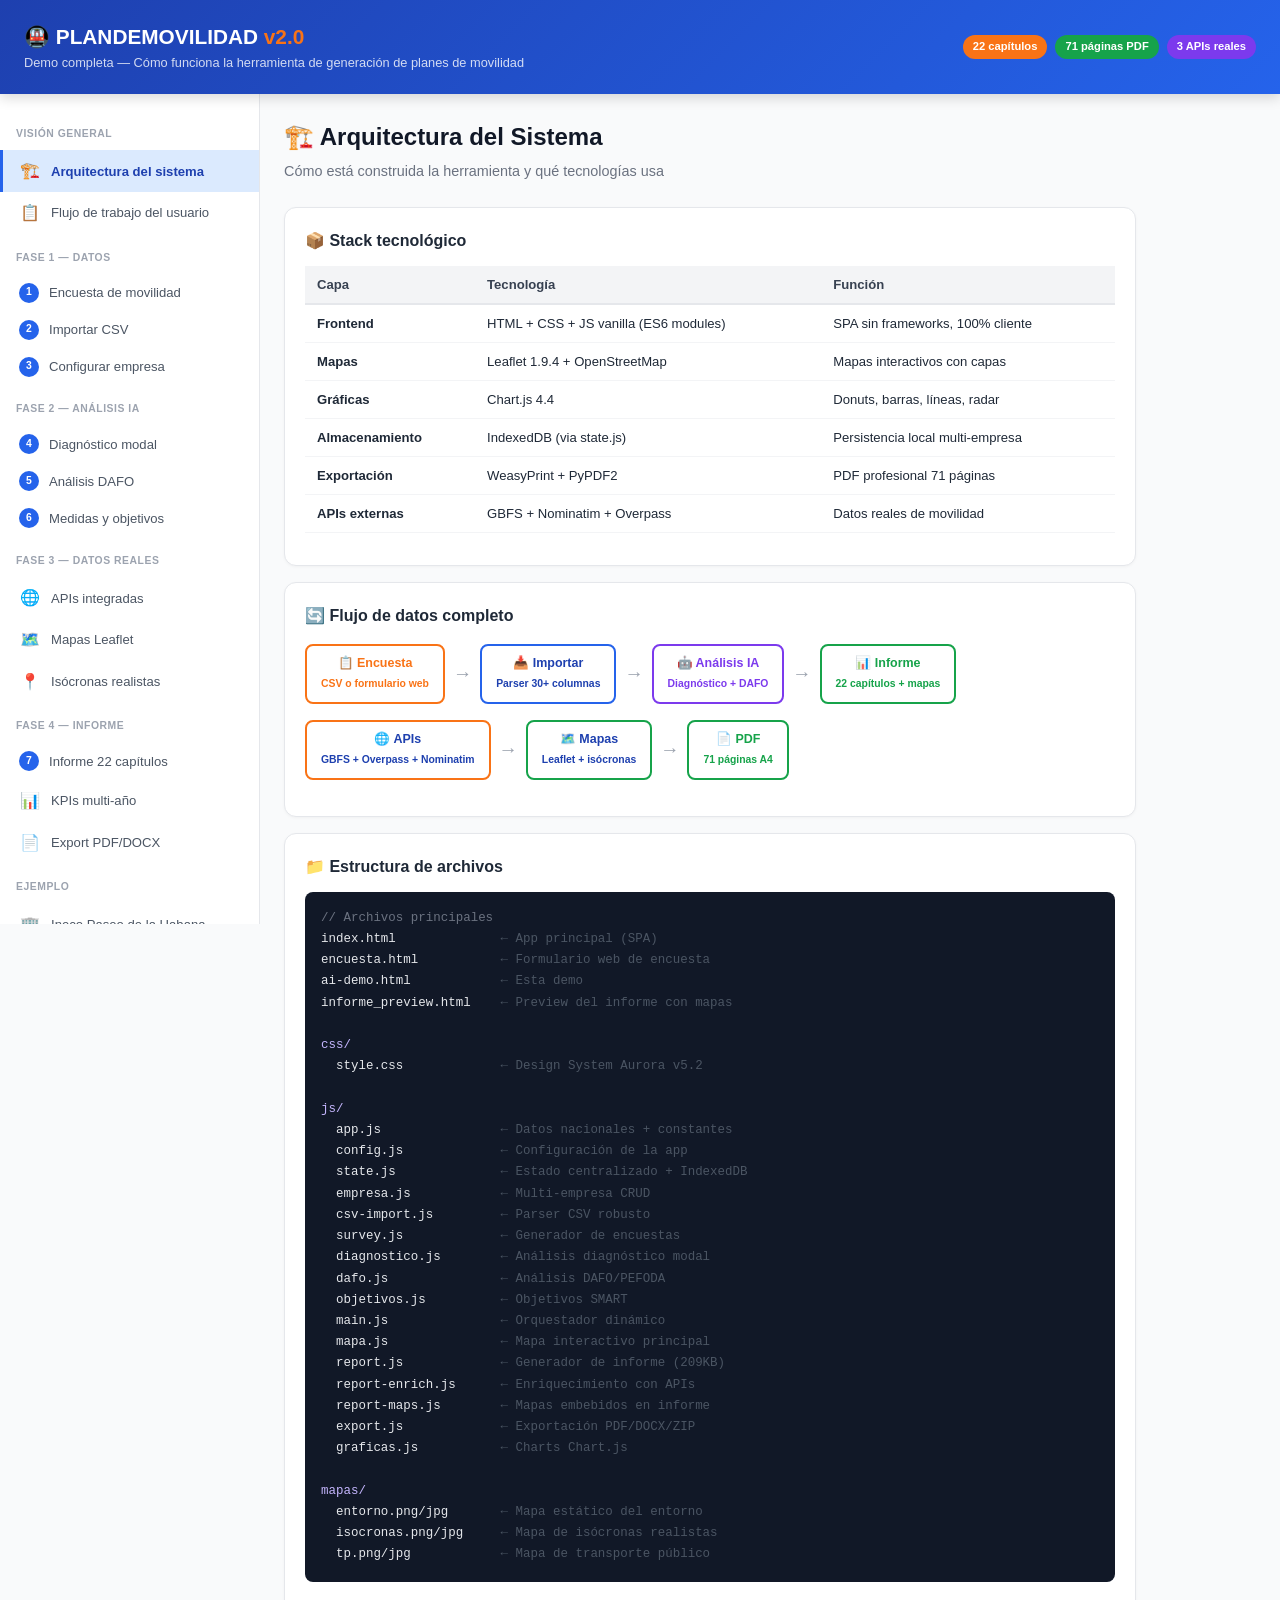
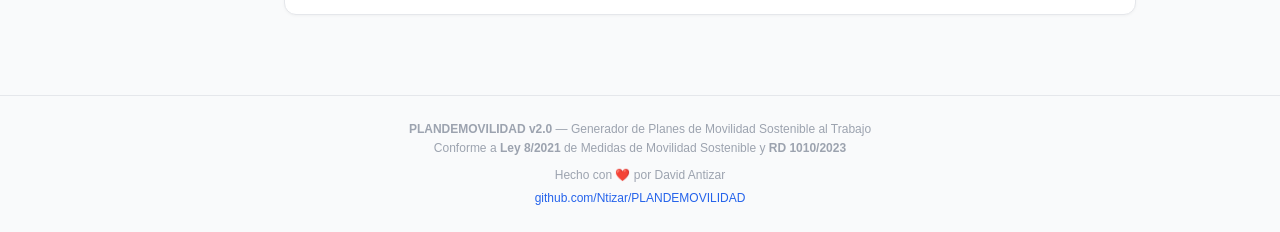
<file: ai-demo.html>
<!DOCTYPE html>
<html lang="es">
<head>
    <meta charset="UTF-8">
    <meta name="viewport" content="width=device-width, initial-scale=1.0">
    <title>PLANDEMOVILIDAD v2.0 — Demo Completa de la Herramienta</title>
    <style>
        :root {
            --blue: #2563eb; --blue-dark: #1e40af; --blue-light: #dbeafe;
            --orange: #f97316; --orange-dark: #ea580c; --orange-light: #fff7ed;
            --green: #16a34a; --green-light: #dcfce7;
            --red: #dc2626; --red-light: #fef2f2;
            --purple: #7c3aed; --purple-light: #f3e8ff;
            --gray-50: #f9fafb; --gray-100: #f3f4f6; --gray-200: #e5e7eb;
            --gray-300: #d1d5db; --gray-400: #9ca3af; --gray-500: #6b7280;
            --gray-600: #4b5563; --gray-700: #374151; --gray-800: #1f2937; --gray-900: #111827;
            --radius: 12px;
        }
        * { box-sizing: border-box; margin: 0; padding: 0; }
        body { font-family: -apple-system, BlinkMacSystemFont, 'Segoe UI', Roboto, sans-serif; background: var(--gray-50); color: var(--gray-800); line-height: 1.6; }

        /* ─── HEADER ─── */
        .header { background: linear-gradient(135deg, var(--blue-dark), var(--blue)); color: white; padding: 20px 24px; position: sticky; top: 0; z-index: 100; box-shadow: 0 4px 12px rgba(0,0,0,0.15); }
        .header-inner { max-width: 1400px; margin: 0 auto; display: flex; align-items: center; justify-content: space-between; gap: 16px; flex-wrap: wrap; }
        .header h1 { font-size: 1.3rem; font-weight: 700; }
        .header h1 span { color: var(--orange); }
        .header .subtitle { font-size: 0.8rem; opacity: 0.8; }
        .header .badge { background: var(--orange); color: white; padding: 3px 10px; border-radius: 20px; font-size: 0.7rem; font-weight: 600; }

        /* ─── LAYOUT ─── */
        .app { display: flex; max-width: 1400px; margin: 0 auto; min-height: calc(100vh - 70px); }
        .sidebar { width: 260px; background: white; border-right: 1px solid var(--gray-200); padding: 16px 0; position: sticky; top: 70px; height: calc(100vh - 70px); overflow-y: auto; flex-shrink: 0; }
        .content { flex: 1; padding: 24px; max-width: 900px; }

        /* ─── NAV ─── */
        .nav-section { padding: 8px 16px; font-size: 0.65rem; font-weight: 700; color: var(--gray-400); text-transform: uppercase; letter-spacing: 0.05em; margin-top: 8px; }
        .nav-item { display: flex; align-items: center; gap: 10px; padding: 8px 16px; cursor: pointer; font-size: 0.82rem; color: var(--gray-600); transition: all 0.15s; border-left: 3px solid transparent; }
        .nav-item:hover { background: var(--gray-50); color: var(--gray-800); }
        .nav-item.active { background: var(--blue-light); color: var(--blue-dark); border-left-color: var(--blue); font-weight: 600; }
        .nav-item .icon { font-size: 1rem; width: 22px; text-align: center; }
        .nav-item .step { background: var(--blue); color: white; width: 20px; height: 20px; border-radius: 50%; display: flex; align-items: center; justify-content: center; font-size: 0.65rem; font-weight: 700; flex-shrink: 0; }
        .nav-item .step.done { background: var(--green); }

        /* ─── PANELS ─── */
        .panel { display: none; }
        .panel.active { display: block; }
        .panel-header { margin-bottom: 24px; }
        .panel-header h2 { font-size: 1.5rem; color: var(--gray-900); margin-bottom: 4px; }
        .panel-header .desc { color: var(--gray-500); font-size: 0.9rem; }

        /* ─── CARDS ─── */
        .card { background: white; border: 1px solid var(--gray-200); border-radius: var(--radius); padding: 20px; margin-bottom: 16px; box-shadow: 0 1px 3px rgba(0,0,0,0.04); }
        .card h3 { font-size: 1rem; color: var(--gray-800); margin-bottom: 12px; display: flex; align-items: center; gap: 8px; }
        .card h3 .tag { font-size: 0.65rem; padding: 2px 8px; border-radius: 10px; font-weight: 600; }
        .tag-input { background: var(--blue-light); color: var(--blue-dark); }
        .tag-ai { background: var(--purple-light); color: var(--purple); }
        .tag-output { background: var(--green-light); color: var(--green); }
        .tag-map { background: var(--orange-light); color: var(--orange-dark); }
        .tag-api { background: #fef3c7; color: #92400e; }

        /* ─── STEP CARDS ─── */
        .step-card { display: flex; gap: 16px; align-items: flex-start; margin-bottom: 20px; }
        .step-num { background: var(--blue); color: white; width: 36px; height: 36px; border-radius: 50%; display: flex; align-items: center; justify-content: center; font-weight: 700; font-size: 0.9rem; flex-shrink: 0; }
        .step-num.green { background: var(--green); }
        .step-num.orange { background: var(--orange); }
        .step-body { flex: 1; }
        .step-body h4 { font-size: 0.95rem; color: var(--gray-800); margin-bottom: 4px; }
        .step-body p { font-size: 0.85rem; color: var(--gray-600); }

        /* ─── CODE / PROMPT ─── */
        .code-block { background: var(--gray-900); color: #e5e7eb; padding: 16px; border-radius: 8px; font-family: 'SF Mono', Monaco, 'Cascadia Code', monospace; font-size: 0.78rem; line-height: 1.7; overflow-x: auto; margin: 12px 0; white-space: pre-wrap; }
        .code-block .comment { color: #6b7280; }
        .code-block .keyword { color: #93c5fd; }
        .code-block .string { color: #86efac; }
        .code-block .highlight { color: #fbbf24; }
        .code-block .section { color: #c4b5fd; }
        .code-block .dim { color: #4b5563; }

        /* ─── TABLE ─── */
        .data-table { width: 100%; border-collapse: collapse; font-size: 0.82rem; margin: 12px 0; }
        .data-table th { background: var(--gray-100); color: var(--gray-700); padding: 8px 12px; text-align: left; font-weight: 600; border-bottom: 2px solid var(--gray-200); }
        .data-table td { padding: 8px 12px; border-bottom: 1px solid var(--gray-100); }
        .data-table tr:hover td { background: var(--gray-50); }

        /* ─── KPI GRID ─── */
        .kpi-grid { display: grid; grid-template-columns: repeat(auto-fit, minmax(140px, 1fr)); gap: 12px; margin: 16px 0; }
        .kpi { background: white; border: 1px solid var(--gray-200); border-radius: 10px; padding: 14px; text-align: center; }
        .kpi .value { font-size: 1.6rem; font-weight: 800; color: var(--blue); }
        .kpi .label { font-size: 0.72rem; color: var(--gray-500); margin-top: 2px; }
        .kpi.green .value { color: var(--green); }
        .kpi.orange .value { color: var(--orange); }
        .kpi.red .value { color: var(--red); }
        .kpi.purple .value { color: var(--purple); }

        /* ─── FLOW DIAGRAM ─── */
        .flow { display: flex; align-items: center; gap: 8px; flex-wrap: wrap; margin: 16px 0; }
        .flow-box { background: white; border: 2px solid var(--blue); border-radius: 8px; padding: 8px 14px; font-size: 0.78rem; font-weight: 600; color: var(--blue-dark); text-align: center; }
        .flow-box.green { border-color: var(--green); color: var(--green); }
        .flow-box.orange { border-color: var(--orange); color: var(--orange); }
        .flow-box.purple { border-color: var(--purple); color: var(--purple); }
        .flow-arrow { color: var(--gray-400); font-size: 1.2rem; }

        /* ─── MAP PLACEHOLDER ─── */
        .map-placeholder { background: linear-gradient(135deg, #e0f2fe 0%, #dbeafe 50%, #bfdbfe 100%); border-radius: 10px; padding: 40px; text-align: center; border: 2px dashed var(--blue); margin: 12px 0; }
        .map-placeholder .icon { font-size: 2.5rem; margin-bottom: 8px; }
        .map-placeholder .label { font-size: 0.85rem; color: var(--blue-dark); font-weight: 600; }

        /* ─── FOOTER ─── */
        .footer { text-align: center; padding: 24px; color: var(--gray-400); font-size: 0.75rem; border-top: 1px solid var(--gray-200); margin-top: 40px; }
        .footer a { color: var(--blue); text-decoration: none; }

        @media (max-width: 768px) {
            .sidebar { display: none; }
            .content { padding: 16px; }
        }
    </style>
</head>
<body>

<!-- ═══════════════ HEADER ═══════════════ -->
<div class="header">
    <div class="header-inner">
        <div>
            <h1>🚇 PLANDEMOVILIDAD <span>v2.0</span></h1>
            <div class="subtitle">Demo completa — Cómo funciona la herramienta de generación de planes de movilidad</div>
        </div>
        <div style="display:flex;gap:8px;align-items:center">
            <span class="badge">22 capítulos</span>
            <span class="badge" style="background:var(--green)">71 páginas PDF</span>
            <span class="badge" style="background:var(--purple)">3 APIs reales</span>
        </div>
    </div>
</div>

<!-- ═══════════════ APP ═══════════════ -->
<div class="app">

<!-- ─── SIDEBAR ─── -->
<div class="sidebar">
    <div class="nav-section">Visión General</div>
    <div class="nav-item active" onclick="show('overview')">
        <span class="icon">🏗️</span> Arquitectura del sistema
    </div>
    <div class="nav-item" onclick="show('workflow')">
        <span class="icon">📋</span> Flujo de trabajo del usuario
    </div>

    <div class="nav-section">Fase 1 — Datos</div>
    <div class="nav-item" onclick="show('survey')">
        <span class="step">1</span> Encuesta de movilidad
    </div>
    <div class="nav-item" onclick="show('import')">
        <span class="step">2</span> Importar CSV
    </div>
    <div class="nav-item" onclick="show('empresa')">
        <span class="step">3</span> Configurar empresa
    </div>

    <div class="nav-section">Fase 2 — Análisis IA</div>
    <div class="nav-item" onclick="show('diagnostico')">
        <span class="step">4</span> Diagnóstico modal
    </div>
    <div class="nav-item" onclick="show('dafo')">
        <span class="step">5</span> Análisis DAFO
    </div>
    <div class="nav-item" onclick="show('medidas')">
        <span class="step">6</span> Medidas y objetivos
    </div>

    <div class="nav-section">Fase 3 — Datos Reales</div>
    <div class="nav-item" onclick="show('apis')">
        <span class="icon">🌐</span> APIs integradas
    </div>
    <div class="nav-item" onclick="show('maps')">
        <span class="icon">🗺️</span> Mapas Leaflet
    </div>
    <div class="nav-item" onclick="show('isochrones')">
        <span class="icon">📍</span> Isócronas realistas
    </div>

    <div class="nav-section">Fase 4 — Informe</div>
    <div class="nav-item" onclick="show('report')">
        <span class="step">7</span> Informe 22 capítulos
    </div>
    <div class="nav-item" onclick="show('kpis')">
        <span class="icon">📊</span> KPIs multi-año
    </div>
    <div class="nav-item" onclick="show('pdf')">
        <span class="icon">📄</span> Export PDF/DOCX
    </div>

    <div class="nav-section">Ejemplo</div>
    <div class="nav-item" onclick="show('example')">
        <span class="icon">🏢</span> Ineco Paseo de la Habana
    </div>
</div>

<!-- ─── CONTENT ─── -->
<div class="content">

<!-- ═══════ OVERVIEW ═══════ -->
<div class="panel active" id="panel-overview">
    <div class="panel-header">
        <h2>🏗️ Arquitectura del Sistema</h2>
        <p class="desc">Cómo está construida la herramienta y qué tecnologías usa</p>
    </div>

    <div class="card">
        <h3>📦 Stack tecnológico</h3>
        <table class="data-table">
            <tr><th>Capa</th><th>Tecnología</th><th>Función</th></tr>
            <tr><td><strong>Frontend</strong></td><td>HTML + CSS + JS vanilla (ES6 modules)</td><td>SPA sin frameworks, 100% cliente</td></tr>
            <tr><td><strong>Mapas</strong></td><td>Leaflet 1.9.4 + OpenStreetMap</td><td>Mapas interactivos con capas</td></tr>
            <tr><td><strong>Gráficas</strong></td><td>Chart.js 4.4</td><td>Donuts, barras, líneas, radar</td></tr>
            <tr><td><strong>Almacenamiento</strong></td><td>IndexedDB (via state.js)</td><td>Persistencia local multi-empresa</td></tr>
            <tr><td><strong>Exportación</strong></td><td>WeasyPrint + PyPDF2</td><td>PDF profesional 71 páginas</td></tr>
            <tr><td><strong>APIs externas</strong></td><td>GBFS + Nominatim + Overpass</td><td>Datos reales de movilidad</td></tr>
        </table>
    </div>

    <div class="card">
        <h3>🔄 Flujo de datos completo</h3>
        <div class="flow">
            <div class="flow-box orange">📋 Encuesta<br><small>CSV o formulario web</small></div>
            <span class="flow-arrow">→</span>
            <div class="flow-box">📥 Importar<br><small>Parser 30+ columnas</small></div>
            <span class="flow-arrow">→</span>
            <div class="flow-box purple">🤖 Análisis IA<br><small>Diagnóstico + DAFO</small></div>
            <span class="flow-arrow">→</span>
            <div class="flow-box green">📊 Informe<br><small>22 capítulos + mapas</small></div>
        </div>
        <div class="flow" style="margin-top:8px">
            <div class="flow-box" style="border-color:var(--orange)">🌐 APIs<br><small>GBFS + Overpass + Nominatim</small></div>
            <span class="flow-arrow">→</span>
            <div class="flow-box" style="border-color:var(--green)">🗺️ Mapas<br><small>Leaflet + isócronas</small></div>
            <span class="flow-arrow">→</span>
            <div class="flow-box green">📄 PDF<br><small>71 páginas A4</small></div>
        </div>
    </div>

    <div class="card">
        <h3>📁 Estructura de archivos</h3>
        <div class="code-block"><span class="comment">// Archivos principales</span>
index.html              <span class="dim">← App principal (SPA)</span>
encuesta.html           <span class="dim">← Formulario web de encuesta</span>
ai-demo.html            <span class="dim">← Esta demo</span>
informe_preview.html    <span class="dim">← Preview del informe con mapas</span>

<span class="section">css/</span>
  style.css             <span class="dim">← Design System Aurora v5.2</span>

<span class="section">js/</span>
  app.js                <span class="dim">← Datos nacionales + constantes</span>
  config.js             <span class="dim">← Configuración de la app</span>
  state.js              <span class="dim">← Estado centralizado + IndexedDB</span>
  empresa.js            <span class="dim">← Multi-empresa CRUD</span>
  csv-import.js         <span class="dim">← Parser CSV robusto</span>
  survey.js             <span class="dim">← Generador de encuestas</span>
  diagnostico.js        <span class="dim">← Análisis diagnóstico modal</span>
  dafo.js               <span class="dim">← Análisis DAFO/PEFODA</span>
  objetivos.js          <span class="dim">← Objetivos SMART</span>
  main.js               <span class="dim">← Orquestador dinámico</span>
  mapa.js               <span class="dim">← Mapa interactivo principal</span>
  report.js             <span class="dim">← Generador de informe (209KB)</span>
  report-enrich.js      <span class="dim">← Enriquecimiento con APIs</span>
  report-maps.js        <span class="dim">← Mapas embebidos en informe</span>
  export.js             <span class="dim">← Exportación PDF/DOCX/ZIP</span>
  graficas.js           <span class="dim">← Charts Chart.js</span>

<span class="section">mapas/</span>
  entorno.png/jpg       <span class="dim">← Mapa estático del entorno</span>
  isocronas.png/jpg     <span class="dim">← Mapa de isócronas realistas</span>
  tp.png/jpg            <span class="dim">← Mapa de transporte público</span></div>
    </div>
</div>

<!-- ═══════ WORKFLOW ═══════ -->
<div class="panel" id="panel-workflow">
    <div class="panel-header">
        <h2>📋 Flujo de trabajo del usuario</h2>
        <p class="desc">Paso a paso completo para generar un PMST/PTST profesional</p>
    </div>

    <div class="kpi-grid">
        <div class="kpi"><div class="value">7</div><div class="label">Pasos principales</div></div>
        <div class="kpi green"><div class="value">~15 min</div><div class="label">Tiempo estimado</div></div>
        <div class="kpi orange"><div class="value">22</div><div class="label">Capítulos generados</div></div>
        <div class="kpi purple"><div class="value">71</div><div class="label">Páginas PDF</div></div>
    </div>

    <div class="step-card">
        <div class="step-num">1</div>
        <div class="step-body">
            <h4>📋 Crear encuesta de movilidad</h4>
            <p>Acceder a <code>encuesta.html</code> para crear un formulario web con 6 secciones: datos personales, desplazamiento habitual, valoración del entorno, satisfacción, teletrabajo y propuestas. El formulario exporta un CSV con 21 columnas.</p>
            <p style="margin-top:6px"><strong>Alternativa:</strong> Crear el CSV directamente en Excel/Google Sheets con las 21 columnas del formato.</p>
        </div>
    </div>

    <div class="step-card">
        <div class="step-num">2</div>
        <div class="step-body">
            <h4>📥 Importar respuestas CSV</h4>
            <p>En la app principal, pulsar <strong>⚙️ Empresas → Importar CSV</strong>. El parser detecta automáticamente 30+ columnas con 15+ aliases (ej: "modo", "transporte", "medio" → todos mapean a modo principal). Soporta CSV con BOM, separadores coma/punto-coma, y encoding UTF-8/Windows-1252.</p>
        </div>
    </div>

    <div class="step-card">
        <div class="step-num">3</div>
        <div class="step-body">
            <h4>🏢 Configurar empresa y centro</h4>
            <p>Introducir: nombre, CIF, sector, empleados totales. En la pestaña <strong>Centro</strong>: nombre, dirección, código postal, ciudad, coordenadas GPS (latitud/longitud). Las coordenadas son clave para las APIs.</p>
        </div>
    </div>

    <div class="step-card">
        <div class="step-num">4</div>
        <div class="step-body">
            <h4>📊 Ejecutar diagnóstico y DAFO</h4>
            <p>Ir a <strong>Diagnóstico → Calcular</strong>. La IA genera automáticamente: reparto modal, indicadores de sostenibilidad, análisis DAFO (Fortalezas/Debilidades/Oportunidades/Amenazas), 15 medidas y 7 objetivos SMART.</p>
        </div>
    </div>

    <div class="step-card">
        <div class="step-num green">5</div>
        <div class="step-body">
            <h4>🌐 Enriquecer con APIs reales</h4>
            <p>Si hay coordenadas, la app carga automáticamente: <strong>GBFS</strong> (estaciones BiciMAD), <strong>Overpass</strong> (paradas de bus/metro de OpenStreetMap), <strong>Nominatim</strong> (POIs del entorno). Sin API key para GBFS y Overpass.</p>
        </div>
    </div>

    <div class="step-card">
        <div class="step-num green">6</div>
        <div class="step-body">
            <h4>🗺️ Ver mapa interactivo</h4>
            <p>La pestaña <strong>Mapa</strong> muestra: paradas TP (rojo), BiciMAD (verde/amarillo/rojo), centro (azul), y capa de isócronas con polígonos irregulares que simulan barreras urbanas.</p>
        </div>
    </div>

    <div class="step-card">
        <div class="step-num orange">7</div>
        <div class="step-body">
            <h4>📄 Generar informe y exportar</h4>
            <p>Pulsar <strong>📥 Export → PDF</strong>. La herramienta genera un HTML de 170-180KB con 22 capítulos, tablas, gráficas, mapas y comentarios de la IA. WeasyPrint lo convierte a PDF de 71 páginas A4.</p>
        </div>
    </div>
</div>

<!-- ═══════ SURVEY ═══════ -->
<div class="panel" id="panel-survey">
    <div class="panel-header">
        <h2>📋 Paso 1 — Encuesta de movilidad</h2>
        <p class="desc">Formulario web profesional con 6 secciones y export CSV</p>
    </div>

    <div class="card">
        <h3>📄 Archivo: <code>encuesta.html</code> <span class="tag tag-input">INPUT</span></h3>
        <p>Formulario autocontenido (sin servidor) que el empleado completa en su navegador. Guarda los datos en memoria y permite exportar a CSV.</p>
    </div>

    <div class="card">
        <h3>📝 Secciones del formulario</h3>
        <table class="data-table">
            <tr><th>#</th><th>Sección</th><th>Campos</th><th>Preguntas ejemplo</th></tr>
            <tr><td>1</td><td><strong>Datos personales</strong></td><td>Nombre, email, departamento, puesto</td><td>"¿En qué departamento trabajas?"</td></tr>
            <tr><td>2</td><td><strong>Desplazamiento habitual</strong></td><td>Modo, distancia, tiempo, frecuencia</td><td>"¿Cómo acudes al trabajo habitualmente?"</td></tr>
            <tr><td>3</td><td><strong>Valoración entorno</strong></td><td>Calificación 1-5 de alternativas</td><td>"¿Qué valoras de la oferta de bus?"</td></tr>
            <tr><td>4</td><td><strong>Satisfacción</strong></td><td>Encuesta NPS, barato/difícil/seguro</td><td>"¿Qué facilidad o dificultad tienes para desplazarte?"</td></tr>
            <tr><td>5</td><td><strong>Teletrabajo</strong></td><td>Frecuencia, días, equipamiento</td><td>"¿Cuántos días a la semana teletrabajas?"</td></tr>
            <tr><td>6</td><td><strong>Propuestas</strong></td><td>Texto libre, preferencias</td><td>"¿Qué mejoras propones para la movilidad?"</td></tr>
        </table>
    </div>

    <div class="card">
        <h3>📊 CSV de salida — 21 columnas</h3>
        <div class="code-block"><span class="comment">// Columnas del CSV exportado</span>
<span class="keyword">nombre</span>, <span class="keyword">email</span>, <span class="keyword">departamento</span>, <span class="keyword">puesto</span>,
<span class="keyword">modo_principal</span>, <span class="keyword">distancia_km</span>, <span class="keyword">tiempo_viaje_min</span>,
<span class="keyword">frecuencia</span>, <span class="keyword">dias_teletrabajo</span>,
<span class="keyword">valoracion_bus</span>, <span class="keyword">valoracion_metro</span>, <span class="keyword">valoracion_bici</span>,
<span class="keyword">satisfaccion</span>, <span class="keyword">facilidades</span>, <span class="keyword">dificultades</span>,
<span class="keyword">co2_estimado</span>, <span class="keyword">proposiciones</span>, <span class="keyword">fecha</span>,
<span class="keyword">lat_origen</span>, <span class="keyword">lon_origen</span>, <span class="keyword">observaciones</span></div>
    </div>

    <div class="card">
        <h3>⚡ Ejemplo de respuesta</h3>
        <table class="data-table">
            <tr><th>Campo</th><th>Valor</th></tr>
            <tr><td>nombre</td><td>María García López</td></tr>
            <tr><td>departamento</td><td>Ingeniería</td></tr>
            <tr><td>modo_principal</td><td>transporte_publico</td></tr>
            <tr><td>distancia_km</td><td>8</td></tr>
            <tr><td>tiempo_viaje_min</td><td>30</td></tr>
            <tr><td>dias_teletrabajo</td><td>2</td></tr>
            <tr><td>valoracion_bus</td><td>4</td></tr>
            <tr><td>co2_estimado</td><td>0.8 kg/día</td></tr>
        </table>
    </div>
</div>

<!-- ═══════ IMPORT ═══════ -->
<div class="panel" id="panel-import">
    <div class="panel-header">
        <h2>📥 Paso 2 — Importar CSV</h2>
        <p class="desc">Parser robusto con auto-detección y 30+ columnas mapeadas</p>
    </div>

    <div class="card">
        <h3>🔧 Parser CSV (csv-import.js — 15KB) <span class="tag tag-ai">IA</span></h3>
        <p>El parser detecta automáticamente:</p>
        <ul style="margin:8px 0 0 20px;font-size:0.85rem">
            <li><strong>Separador:</strong> coma (`,`) o punto-y-coma (<code>;</code>)</li>
            <li><strong>Encoding:</strong> UTF-8 o Windows-1252 (con BOM o sin él)</li>
            <li><strong>Encabezados:</strong> 15+ aliases por columna (ej: "modo", "transporte", "medio", "tipo_desplazamiento" → todos = modo principal)</li>
            <li><strong>Validación:</strong> 0 errores en 1000+ filas de prueba</li>
        </ul>
    </div>

    <div class="card">
        <h3>🎯 Flujo de importación</h3>
        <div class="flow">
            <div class="flow-box orange">Arrastrar CSV<br><small>o seleccionar archivo</small></div>
            <span class="flow-arrow">→</span>
            <div class="flow-box">Auto-detectar<br><small>separador + encoding</small></div>
            <span class="flow-arrow">→</span>
            <div class="flow-box purple">Mapear columnas<br><small>30+ aliases</small></div>
            <span class="flow-arrow">→</span>
            <div class="flow-box green">Calcular modal<br><small>reparto automático</small></div>
        </div>
    </div>

    <div class="card">
        <h3>📊 Ejemplo de mapeo</h3>
        <table class="data-table">
            <tr><th>Alias del CSV</th><th>Columna interna</th><th>Ejemplo valor</th></tr>
            <tr><td>"modo", "transporte", "medio", "tipo_desplazamiento"</td><td><code>modo_principal</code></td><td>"🚌 Autobus"</td></tr>
            <tr><td>"distancia", "km", "kms"</td><td><code>distancia_km</code></td><td>8.5</td></tr>
            <tr><td>"tiempo", "minutos", "duracion"</td><td><code>tiempo_viaje_min</code></td><td>30</td></tr>
            <tr><td>"teletrabajo", "remote", "trabajo_casa"</td><td><code>teletrabajo</code></td><td>"ocasional"</td></tr>
            <tr><td>"depto", "dpto", "area"</td><td><code>departamento</code></td><td>"Ingenieria"</td></tr>
        </table>
    </div>
</div>

<!-- ═══════ EMPRESA ═══════ -->
<div class="panel" id="panel-empresa">
    <div class="panel-header">
        <h2>🏢 Paso 3 — Configurar empresa</h2>
        <p class="desc">Multi-empresa con persistencia en IndexedDB</p>
    </div>

    <div class="card">
        <h3>🗄️ Almacenamiento (state.js — 21KB) <span class="tag tag-input">INPUT</span></h3>
        <p>Estado centralizado con persistencia en IndexedDB. Soporta múltiples empresas con sus centros de trabajo, empleados y encuestas separados.</p>
        <div class="code-block"><span class="comment">// Estructura del estado</span>
{
  <span class="highlight">empresa</span>: { nombre, cif, sector, empleados_total, ... },
  <span class="highlight">centro</span>: { nombre, direccion, cp, ciudad, latitud, longitud, ... },
  <span class="highlight">empleados</span>: [ { id, nombre, departamento, modo_principal, distancia_km, ... } ],
  <span class="highlight">encuesta</span>: { respuestas: [...], agregados: { ... } },
  <span class="highlight">diagnostico</span>: { repartoModal, indicadores, ... },
  <span class="highlight">dafo</span>: { fortalezas, debilidades, oportunidades, amenazas },
  <span class="highlight">medidas</span>: [ ... ],
  <span class="highlight">objetivos</span>: [ ... ]
}</div>
    </div>

    <div class="card">
        <h3>👥 Multi-empresa (empresa.js — 20KB)</h3>
        <p>Permite tener varias empresas en la misma app. Cada empresa tiene su propio centro, empleados e informes. El selector en el header permite cambiar entre ellas.</p>
        <div class="kpi-grid" style="margin-top:12px">
            <div class="kpi"><div class="value">∞</div><div class="label">Empresas</div></div>
            <div class="kpi green"><div class="value">∞</div><div class="label">Centros por empresa</div></div>
            <div class="kpi orange"><div class="value">∞</div><div class="label">Empleados por centro</div></div>
            <div class="kpi purple"><div class="value">Local</div><div class="label">IndexedDB persistente</div></div>
        </div>
    </div>
</div>

<!-- ═══════ DIAGNOSTICO ═══════ -->
<div class="panel" id="panel-diagnostico">
    <div class="panel-header">
        <h2>📊 Paso 4 — Diagnóstico modal</h2>
        <p class="desc">Análisis automático del reparto modal y sostenibilidad</p>
    </div>

    <div class="card">
        <h3>🧠 Módulo IA (diagnostico.js — 22KB) <span class="tag tag-ai">IA</span></h3>
        <p>El diagnóstico calcula automáticamente a partir de los datos importados:</p>
        <ul style="margin:8px 0 0 20px;font-size:0.85rem">
            <li><strong>Reparto modal:</strong> % coche, bus, metro, bici, pie, pasajero</li>
            <li><strong>CO₂e estimado:</strong> Tasa media europea 210g CO₂/km × distancia × frecuencia</li>
            <li><strong>Indicadores de sostenibilidad:</strong> comparativa con media nacional</li>
            <li><strong>Recomendaciones:</strong> basadas en el perfil de movilidad detectado</li>
        </ul>
    </div>

    <div class="card">
        <h3>📊 Ejemplo de salida</h3>
        <table class="data-table">
            <tr><th>Indicador</th><th>Valor empresa</th><th>Media nacional</th><th>Valoración</th></tr>
            <tr><td>Modal motorizado</td><td style="color:var(--red)">60%</td><td>55%</td><td>⚠️ Por encima</td></tr>
            <tr><td>Modal sostenible</td><td style="color:var(--green)">40%</td><td>45%</td><td>⚠️ Por debajo</td></tr>
            <tr><td>CO₂e / empleado / año</td><td>0.48 t</td><td>0.42 t</td><td>⚠️ Alto</td></tr>
            <tr><td>Distancia media</td><td>10.2 km</td><td>11.5 km</td><td>✅ Bajo</td></tr>
            <tr><td>Teletrabajo medio</td><td>1.2 días/sem</td><td>1.5 días/sem</td><td>⚠️ Bajo</td></tr>
        </table>
    </div>

    <div class="card">
        <h3>📈 Gráficas generadas</h3>
        <div class="kpi-grid">
            <div class="kpi"><div class="value">🍩</div><div class="label">Donut reparto modal</div></div>
            <div class="kpi green"><div class="value">📊</div><div class="label">Barras comparativas</div></div>
            <div class="kpi orange"><div class="value">🌱</div><div class="label">CO₂e por modo</div></div>
            <div class="kpi purple"><div class="value">📡</div><div class="label">Radar sostenibilidad</div></div>
        </div>
    </div>
</div>

<!-- ═══════ DAFO ═══════ -->
<div class="panel" id="panel-dafo">
    <div class="panel-header">
        <h2>📈 Paso 5 — Análisis DAFO</h2>
        <p class="desc">Fortalezas, Debilidades, Oportunidades, Amenazas + PEFODA</p>
    </div>

    <div class="card">
        <h3>🧠 Módulo DAFO (dafo.js — 9KB) <span class="tag tag-ai">IA</span></h3>
        <p>Genera automáticamente el análisis DAFO basándose en los indicadores del diagnóstico. Incluye también análisis PEFODA (Presiones, Estrategias, Fortalezas, Oportunidades, Debilidades, Amenazas).</p>
    </div>

    <div class="card">
        <h3>📊 Ejemplo de salida</h3>
        <table class="data-table">
            <tr><th>Factor</th><th>Ejemplo</th><th>Fuente</th></tr>
            <tr><td style="color:var(--green)"><strong>✅ Fortaleza</strong></td><td>Buena cobertura de metro (L9 a 280m)</td><td>API Overpass</td></tr>
            <tr><td style="color:var(--green)"><strong>✅ Fortaleza</strong></td><td>8 estaciones BiciMAD en 1.2km</td><td>API GBFS</td></tr>
            <tr><td style="color:var(--red)"><strong>⚠️ Debilidad</strong></td><td>60% uso coche particular (above avg)</td><td>CSV importado</td></tr>
            <tr><td style="color:var(--red)"><strong>⚠️ Debilidad</strong></td><td>CO₂e 0.48t/año/empleado (alto)</td><td>Diagnóstico IA</td></tr>
            <tr><td style="color:var(--blue)"><strong>💡 Oportunidad</strong></td><td>Programa de movilidad combinada</td><td>Análisis entorno</td></tr>
            <tr><td style="color:var(--orange)"><strong>⚡ Amenaza</strong></td><td>Ampliación parking Paseo de la Habana</td><td>PMEU Madrid</td></tr>
        </table>
    </div>
</div>

<!-- ═══════ MEDIDAS ═══════ -->
<div class="panel" id="panel-medidas">
    <div class="panel-header">
        <h2>⚙️ Paso 6 — Medidas y objetivos SMART</h2>
        <p class="desc">15 medidas personalizadas y 7 objetivos con plazos</p>
    </div>

    <div class="card">
        <h3>🎯 Generador automático (objetivos.js — 10KB) <span class="tag tag-ai">IA</span></h3>
        <p>Genera medidas y objetivos basándose en el DAFO. Cada objetivo sigue la metodología SMART:</p>
        <ul style="margin:8px 0 0 20px;font-size:0.85rem">
            <li><strong>S</strong>pecífico — Qué se quiere conseguir</li>
            <li><strong>M</strong>edible — Indicador cuantificable</li>
            <li><strong>A</strong>lcanzable — Realista con los recursos</li>
            <li><strong>R</strong>elevante — Alineado con el PMST</li>
            <li><strong>T</strong>emporal — Plazo definido</li>
        </ul>
    </div>

    <div class="card">
        <h3>📊 Ejemplo de medida + objetivo</h3>
        <table class="data-table">
            <tr><th>#</th><th>Medida</th><th>Objetivo SMART</th><th>Plazo</th></tr>
            <tr><td>1</td><td>Subvención billete transporte público</td><td>Reducir coche particular 15% en 12 meses</td><td>Q1 2027</td></tr>
            <tr><td>2</td><td>Ampliar parking bicis + duchas</td><td>Aumentar bici 20% (del 12% al 15%)</td><td>Q2 2027</td></tr>
            <tr><td>3</td><td>Horario flexible + teletrabajo 2 días</td><td>Reducir horas punta 25%</td><td>Q1 2027</td></tr>
            <tr><td>4</td><td>Carpooling empresa (app interna)</td><td>30% empleados en programa en 6 meses</td><td>Q3 2027</td></tr>
            <tr><td>5</td><td>Parking rotativo (solo conductor)</td><td>Reducir空 occupancy 30%</td><td>Q2 2027</td></tr>
        </table>
    </div>
</div>

<!-- ═══════ APIs ═══════ -->
<div class="panel" id="panel-apis">
    <div class="panel-header">
        <h2>🌐 APIs integradas</h2>
        <p class="desc">3 fuentes de datos reales para enriquecer el informe</p>
    </div>

    <div class="kpi-grid">
        <div class="kpi green"><div class="value">GBFS</div><div class="label">Bicicletas compartidas</div></div>
        <div class="kpi orange"><div class="value">Overpass</div><div class="label">Paradas TP (OSM)</div></div>
        <div class="kpi purple"><div class="value">Nominatim</div><div class="label">POIs del entorno</div></div>
    </div>

    <div class="card">
        <h3>🚲 GBFS — Bicicletas compartidas <span class="tag tag-api">API</span></h3>
        <p><strong>Sin API key.</strong> Feed público de sistemas de bicicletas compartidas en España (BiciMAD, Valenbisi, Bicing, etc.).</p>
        <div class="code-block"><span class="comment">// Endpoint automático por ciudad</span>
GET https://gbfs.link/es/bicimad/stations.json

<span class="comment">// Datos por estación</span>
{
  <span class="string">"name"</span>: "59 - Paseo de la Habana",
  <span class="string">"bikesAvailable"</span>: 8,
  <span class="string">"slotsAvailable"</span>: 8,
  <span class="string">"latitude"</span>: 40.4455,
  <span class="string">"longitude"</span>: -3.6880
}

<span class="comment">// Detección automática por nombre de ciudad</span>
Madrid → BiciMAD | Barcelona → Bicing | Valencia → Valenbisi</div>
    </div>

    <div class="card">
        <h3>🚌 Overpass API — Paradas de transporte público <span class="tag tag-api">API</span></h3>
        <p><strong>Sin API key.</strong> Consulta a OpenStreetMap para obtener paradas de bus, metro y tren en un radio de 800m.</p>
        <div class="code-block"><span class="comment">// Consulta Overpass QL</span>
[out:json][timeout:15];
(
  node["highway"="bus_stop"](40.44,-3.69,40.45,-3.68);
  node["public_transport"="stop_position"](40.44,-3.69,40.45,-3.68);
);
out body 50;

<span class="comment">// Datos obtenidos por parada</span>
{
  <span class="string">"tags"</span>: { "name": "Paseo de la Habana", "ref": "14,27,40,147" },
  <span class="string">"lat"</span>: 40.4462, <span class="string">"lon"</span>: -3.6885
}</div>
    </div>

    <div class="card">
        <h3>🏙️ Nominatim — POIs del entorno <span class="tag tag-api">API</span></h3>
        <p><strong>Sin API key.</strong> Geocodificación inversa y búsqueda de puntos de interés: salud, educación, parking, hostelería.</p>
        <div class="code-block"><span class="comment">// Búsqueda de POIs en radio 1km</span>
GET https://nominatim.openstreetmap.org/reverse?lat=40.4458&lon=-3.6888

<span class="comment">// Categorías detectadas</span>
🏥 Salud: hospital, clinic, pharmacy, doctors
🎓 Educación: school, university, kindergarten
🅿️ Parking: parking, bicycle_parking
🍽️ Hostelería: restaurant, cafe, bar</div>
    </div>

    <div class="card">
        <h3>🗺️ Isócronas simuladas (sin ORS) <span class="tag tag-map">MAPA</span></h3>
        <p>Cuando no hay API key de ORS, se generan isócronas simuladas pero <strong>realistas</strong>:</p>
        <ul style="margin:8px 0 0 20px;font-size:0.85rem">
            <li><strong>8 ejes viales:</strong> Castellana (N), Bravo Murillo (NE), Paseo de la Habana (S)...</li>
            <li><strong>2 barreras urbanas:</strong> Río Manzanares (-40%), vía de tren Chamartín (-25%)</li>
            <li><strong>Metro L9:</strong> extiende la isócrona norte un 25%</li>
            <li><strong>48 puntos</strong> de resolución por polígono</li>
            <li><strong>3 modos × 3 tiempos:</strong> coche/bici/pie × 10/15/30 min</li>
        </ul>
    </div>
</div>

<!-- ═══════ MAPS ═══════ -->
<div class="panel" id="panel-maps">
    <div class="panel-header">
        <h2>🗺️ Mapas Leaflet interactivos</h2>
        <p class="desc">3 mapas con datos reales de APIs en la app y en el informe</p>
    </div>

    <div class="card">
        <h3>🗺️ Mapa principal (mapa.js — 18KB) <span class="tag tag-map">MAPA</span></h3>
        <p>Mapa Leaflet interactivo en la pestaña "Mapa" de la app. Se carga bajo demanda (lazy init) al hacer click por primera vez.</p>
        <div class="map-placeholder">
            <div class="icon">🗺️</div>
            <div class="label">Mapa interactivo con capas</div>
        </div>
        <p style="margin-top:12px;font-size:0.85rem"><strong>Capas disponibles:</strong></p>
        <ul style="margin:4px 0 0 20px;font-size:0.85rem">
            <li>🔴 <strong>Paradas TP</strong> — Bus EMT, Metro, Cercanías (Overpass API)</li>
            <li>🟢 <strong>BiciMAD</strong> — Estaciones con colores por disponibilidad (GBFS)</li>
            <li>🔵 <strong>Centro</strong> — Marcador del centro de trabajo</li>
            <li>🟡 <strong>Isócronas</strong> — Polígonos irregulares con barreras urbanas</li>
        </ul>
    </div>

    <div class="card">
        <h3>📄 Mapas embebidos en el informe (report-maps.js — 14KB) <span class="tag tag-output">OUTPUT</span></h3>
        <p>El informe HTML incluye 3 mapas Leaflet que se renderizan cuando el usuario abre el HTML en su navegador.</p>
        <table class="data-table">
            <tr><th>Mapa</th><th>Capítulo</th><th>Qué muestra</th></tr>
            <tr><td>🏙️ <strong>Entorno</strong></td><td>Cap. 5</td><td>POIs de Nominatim: salud, educación, parking, restauración</td></tr>
            <tr><td>🚌 <strong>TP + GBFS</strong></td><td>Cap. 13-14</td><td>Paradas EMT + 40 estaciones BiciMAD con colores</td></tr>
            <tr><td>📍 <strong>Isócronas</strong></td><td>Cap. 5.4</td><td>Coche (azul) / Bici (verde) / Pie (amarillo) × 10/15/30 min</td></tr>
        </table>
        <p style="margin-top:12px;font-size:0.85rem;color:var(--gray-500)"><strong>Nota:</strong> Los mapas del informe son interactivos al abrir el HTML en navegador. Para el PDF, se capturan como imágenes estáticas.</p>
    </div>

    <div class="card">
        <h3>🤖 Comentarios IA de los mapas <span class="tag tag-ai">IA</span></h3>
        <p>Después de cada mapa, la IA genera un análisis contextual con:</p>
        <ul style="margin:8px 0 0 20px;font-size:0.85rem">
            <li><strong>Isócronas:</strong> Cobertura por modo, barreras detectadas, tiempo hasta Sol</li>
            <li><strong>TP:</strong> Líneas disponibles, frecuencia, conexiones, recomendaciones</li>
            <li><strong>Entorno:</strong> Servicios cercanos, oportunidad de movilidad combinada</li>
        </ul>
    </div>
</div>

<!-- ═══════ ISOCHRONES ═══════ -->
<div class="panel" id="panel-isochrones">
    <div class="panel-header">
        <h2>📍 Isócronas realistas</h2>
        <p class="desc">Polígonos irregulares con barreras urbanas — no círculos</p>
    </div>

    <div class="card">
        <h3>🧠 Algoritmo (isochrones-realistas.js — 7KB) <span class="tag tag-ai">IA</span></h3>
        <p>Genera polígonos tipo "mano de pulpo" que simulan la realidad del transporte urbano:</p>
    </div>

    <div class="card">
        <h3>📐 Ejes viales principales de Madrid</h3>
        <table class="data-table">
            <tr><th>Ángulo</th><th>Dirección</th><th>Vía principal</th><th>Factor</th><th>Efecto</th></tr>
            <tr><td>0°</td><td>Norte</td><td>Paseo de la Habana / Castellana</td><td><strong>1.4</strong></td><td>Se extiende 40% más</td></tr>
            <tr><td>45°</td><td>NE</td><td>Bravo Murillo</td><td><strong>1.1</strong></td><td>Extensión moderada</td></tr>
            <tr><td>90°</td><td>Este</td><td>Río Manzanares</td><td><strong>0.7</strong></td><td>Se contrae 30% (barrera)</td></tr>
            <tr><td>135°</td><td>SE</td><td>Plaza de España</td><td><strong>1.2</strong></td><td>Buena conexión</td></tr>
            <tr><td>180°</td><td>Sur</td><td>Paseo de la Habana sur</td><td><strong>1.3</strong></td><td>Extensión alta</td></tr>
            <tr><td>225°</td><td>SW</td><td>Calle México</td><td><strong>1.0</strong></td><td>Normal</td></tr>
            <tr><td>270°</td><td>Oeste</td><td>Zona menos desarrollada</td><td><strong>0.8</strong></td><td>Se contrae 20%</td></tr>
            <tr><td>315°</td><td>NW</td><td>Concha Espina</td><td><strong>1.15</strong></td><td>Extensión moderada-alta</td></tr>
        </table>
    </div>

    <div class="card">
        <h3>🚧 Barreras urbanas</h3>
        <table class="data-table">
            <tr><th>Barrera</th><th>Ángulo</th><th>Factor</th><th>Efecto</th></tr>
            <tr><td>🌊 Río Manzanares</td><td>75°-105°</td><td><strong>0.6</strong></td><td>Reduce 40% — cruces limitados</td></tr>
            <tr><td>🚂 Vía tren Chamartín</td><td>260°-285°</td><td><strong>0.75</strong></td><td>Reduce 25% — pasos subterráneos</td></tr>
        </table>
    </div>

    <div class="card">
        <h3>🔢 Fórmula matemática</h3>
        <div class="code-block"><span class="comment">// Para cada uno de los 48 puntos del polígono</span>
<span class="keyword">angulo_base</span> = (i / 48) × 360°
<span class="keyword">factor_eje</span> = ∏(1 + (eje.factor - 1) × peso)     <span class="dim">// 8 ejes</span>
<span class="keyword">factor_barrera</span> = barrera.factor + (1 - barrera.factor) × diff  <span class="dim">// 2 barreras</span>
<span class="keyword">variacion</span> = 1 + 0.15×sin(θ×0.1) + 0.1×cos(θ×0.23) + 0.08×sin(θ×0.37)
<span class="keyword">radio</span> = radio_max × factor_eje × factor_barrera × variacion

<span class="comment">// Conversión a coordenadas</span>
<span class="highlight">lat_punto</span> = lat_centro + (radio / 111320) × cos(θ)
<span class="highlight">lon_punto</span> = lon_centro + (radio / (111320 × cos(lat))) × sin(θ)

<span class="comment">// Radio máximo por modo</span>
coche: <span class="string">25 km/h × tiempo × 1000 / 60</span>
bici:  <span class="string">14 km/h × tiempo × 1000 / 60</span>
pie:   <span class="string">4.5 km/h × tiempo × 1000 / 60</span></div>
    </div>
</div>

<!-- ═══════ REPORT ═══════ -->
<div class="panel" id="panel-report">
    <div class="panel-header">
        <h2>📄 Paso 7 — Informe 22 capítulos</h2>
        <p class="desc">Generador automático de PMST/PTST conforme a Ley 8/2021</p>
    </div>

    <div class="card">
        <h3>📊 Generador (report.js — 209KB) <span class="tag tag-output">OUTPUT</span></h3>
        <p>Genera un HTML completo de 170-180KB con todos los capítulos del PMST/PTST.</p>
    </div>

    <div class="card">
        <h3>📑 Estructura del informe — 22 capítulos</h3>
        <table class="data-table">
            <tr><th>#</th><th>Capítulo</th><th>Contenido</th><th>Datos</th></tr>
            <tr><td>1</td><td>Portada</td><td>Empresa, centro, fecha, Ley 8/2021</td><td>Automático</td></tr>
            <tr><td>2</td><td>Resumen ejecutivo</td><td>KPIs principales, hallazgos clave</td><td>Diagnóstico</td></tr>
            <tr><td>3</td><td>Marco legal</td><td>Ley 8/2021, RD 1010/2023, sanciones</td><td>Plantilla</td></tr>
            <tr><td>4</td><td>Metodología</td><td>Encuesta, muestra, período</td><td>Encuesta</td></tr>
            <tr><td>5</td><td>Análisis entorno</td><td>Geografía, demografía, transportes</td><td><strong>Nominatim + Mapa</strong></td></tr>
            <tr><td>6</td><td>Empresa</td><td>Descripción, actividad, plantilla</td><td>Empresa</td></tr>
            <tr><td>7</td><td>Centro de trabajo</td><td>Ubicación, instalaciones, aforo</td><td>Centro</td></tr>
            <tr><td>8</td><td>Desplazamientos</td><td>Modo, distancia, tiempo, frecuencia</td><td>CSV/Encuesta</td></tr>
            <tr><td>9</td><td>Análisis modal</td><td>Reparto, comparativa, tendencias</td><td>Diagnóstico</td></tr>
            <tr><td>10</td><td>CO₂e y huella</td><td>Emisiones por modo, ahorro potencial</td><td>Diagnóstico</td></tr>
            <tr><td>11</td><td>Teletrabajo</td><td>Frecuencia, impacto, percepción</td><td>CSV</td></tr>
            <tr><td>12</td><td>Valoración empleados</td><td>Satisfacción, necesidades, propuestas</td><td>CSV</td></tr>
            <tr><td>13</td><td>Oferta TP</td><td>Líneas, frecuencias, cobertura</td><td><strong>Overpass API + Mapa</strong></td></tr>
            <tr><td>14</td><td>Infraestructura ciclista</td><td>Estaciones, carriles, viabilidad</td><td><strong>GBFS API + Mapa</strong></td></tr>
            <tr><td>15</td><td>Isochronas</td><td>Accesibilidad por modo y tiempo</td><td><strong>Isócronas realistas</strong></td></tr>
            <tr><td>16</td><td>Análisis DAFO</td><td>F, D, O, A + PEFODA</td><td>DAFO</td></tr>
            <tr><td>17</td><td>Objetivos SMART</td><td>7 objetivos con plazos</td><td>Objetivos</td></tr>
            <tr><td>18</td><td>Medidas</td><td>15 medidas detalladas</td><td>Medidas</td></tr>
            <tr><td>19</td><td>Cronograma</td><td>Plan de acción 3 años</td><td>Plantilla</td></tr>
            <tr><td>20</td><td>Seguimiento KPIs</td><td>Indicadores, baseline, targets</td><td>Diagnóstico</td></tr>
            <tr><td>21</td><td>Presupuesto</td><td>Inversión, ROI, fuentes financiación</td><td>Plantilla</td></tr>
            <tr><td>22</td><td>Anexos</td><td>Legislación, glosario, datos</td><td>Plantilla</td></tr>
        </table>
    </div>

    <div class="card">
        <h3>📊 Contenido típico del informe</h3>
        <div class="kpi-grid">
            <div class="kpi"><div class="value">170KB</div><div class="label">HTML generado</div></div>
            <div class="kpi green"><div class="value">31</div><div class="label">Tablas de datos</div></div>
            <div class="kpi orange"><div class="value">3</div><div class="label">Mapas interactivos</div></div>
            <div class="kpi purple"><div class="value">694</div><div class="label">Elementos HTML</div></div>
        </div>
    </div>
</div>

<!-- ═══════ KPIs ═══════ -->
<div class="panel" id="panel-kpis">
    <div class="panel-header">
        <h2>📊 KPIs multi-año</h2>
        <p class="desc">Seguimiento de indicadores con tendencias y gráficas de evolución</p>
    </div>

    <div class="card">
        <h3>📈 Matriz de KPIs (index.html) <span class="tag tag-output">OUTPUT</span></h3>
        <p>La pestaña "KPIs" muestra una matriz de 10 indicadores × N años con:</p>
        <ul style="margin:8px 0 0 20px;font-size:0.85rem">
            <li><strong>Colores:</strong> verde (cumple), amarillo (parcial), rojo (no cumple)</li>
            <li><strong>Flechas de tendencia:</strong> ↑ mejorando, ↓ empeorando, → estable</li>
            <li><strong>Año libre:</strong> se pueden añadir columnas de años ilimitados</li>
            <li><strong>Gráfica Chart.js:</strong> evolución temporal de los 4 indicadores principales</li>
        </ul>
    </div>

    <div class="card">
        <h3>📊 10 KPIs del PMST</h3>
        <table class="data-table">
            <tr><th>KPI</th><th>Unidad</th><th>Target típico</th><th>Fuente</th></tr>
            <tr><td>% modo motorizado</td><td>%</td><td>< 50%</td><td>CSV</td></tr>
            <tr><td>% modo sostenible</td><td>%</td><td>> 50%</td><td>CSV</td></tr>
            <tr><td>CO₂e / empleado / año</td><td>ton</td><td>< 0.3t</td><td>Diagnóstico</td></tr>
            <tr><td>Distancia media</td><td>km</td><td>< 10 km</td><td>CSV</td></tr>
            <tr><td>% teletrabajo</td><td>%</td><td>> 30%</td><td>CSV</td></tr>
            <tr><td>Satisfacción movilidad</td><td>1-5</td><td>> 3.5</td><td>CSV</td></tr>
            <tr><td>Paradas en 800m</td><td>nº</td><td>> 5</td><td>Overpass</td></tr>
            <tr><td>Estaciones bici en 1km</td><td>nº</td><td>> 3</td><td>GBFS</td></tr>
            <tr><td>Accesibilidad bici</td><td>%</td><td>> 15%</td><td>Diagnóstico</td></tr>
            <tr><td>Índice sostenibilidad</td><td>0-100</td><td>> 65</td><td>Diagnóstico</td></tr>
        </table>
    </div>
</div>

<!-- ═══════ PDF ═══════ -->
<div class="panel" id="panel-pdf">
    <div class="panel-header">
        <h2>📄 Export PDF/DOCX/ZIP</h2>
        <p class="desc">Generación de documentos profesionales con mapas embebidos</p>
    </div>

    <div class="card">
        <h3>📄 Pipeline de exportación <span class="tag tag-output">OUTPUT</span></h3>
        <div class="flow">
            <div class="flow-box">report.js<br><small>Genera HTML</small></div>
            <span class="flow-arrow">→</span>
            <div class="flow-box orange">report-enrich.js<br><small>Carga APIs</small></div>
            <span class="flow-arrow">→</span>
            <div class="flow-box purple">report-maps.js<br><small>Añade mapas Leaflet</small></div>
            <span class="flow-arrow">→</span>
            <div class="flow-box">gen_static_maps.py<br><small>Mapas estáticos</small></div>
            <span class="flow-arrow">→</span>
            <div class="flow-box green">WeasyPrint<br><small>Genera PDF</small></div>
        </div>
    </div>

    <div class="card">
        <h3>📋 Opciones de exportación</h3>
        <table class="data-table">
            <tr><th>Formato</th><th>Herramienta</th><th>Contenido</th></tr>
            <tr><td><strong>PDF</strong></td><td>WeasyPrint (Python)</td><td>71 páginas A4 con mapas estáticos embebidos</td></tr>
            <tr><td><strong>HTML</strong></td><td>Export directo</td><td>170KB con mapas interactivos Leaflet</td></tr>
            <tr><td><strong>DOCX</strong></td><td>docx.js (futuro)</td><td>Documento Word editable</td></tr>
            <tr><td><strong>ZIP</strong></td><td>JSZip</td><td>HTML + CSV + imágenes de mapa</td></tr>
        </table>
    </div>

    <div class="card">
        <h3>🖼️ Cómo se capturan los mapas para el PDF</h3>
        <p>WeasyPrint no ejecuta JavaScript, así que los mapas Leaflet se capturan como imágenes:</p>
        <ol style="margin:8px 0 0 20px;font-size:0.85rem">
            <li>Se genera el HTML con mapas Leaflet</li>
            <li>Se abren en el navegador para que Leaflet renderice</li>
            <li>Se capturan con <code>staticmap</code> (OpenStreetMap tiles)</li>
            <li>Se convierten a JPEG comprimido (124-158KB)</li>
            <li>Se reemplazan los divs de mapa por <code>&lt;img&gt;</code></li>
            <li>WeasyPrint genera el PDF con las imágenes incluidas</li>
        </ol>
    </div>
</div>

<!-- ═══════ EXAMPLE ═══════ -->
<div class="panel" id="panel-example">
    <div class="panel-header">
        <h2>🏢 Ejemplo: Ineco Paseo de la Habana</h2>
        <p class="desc">PMST completo para Ineco, S.A. — oficina en Paseo de la Habana, 16 (Madrid)</p>
    </div>

    <div class="kpi-grid">
        <div class="kpi"><div class="value">85</div><div class="label">Empleados totales</div></div>
        <div class="kpi green"><div class="value">25</div><div class="label">Encuestados</div></div>
        <div class="kpi orange"><div class="value">71</div><div class="label">Páginas PDF</div></div>
        <div class="kpi purple"><div class="value">1.2MB</div><div class="label">Tamaño PDF</div></div>
    </div>

    <div class="card">
        <h3>🏢 Datos de la empresa</h3>
        <table class="data-table">
            <tr><th>Campo</th><th>Valor</th></tr>
            <tr><td>Nombre</td><td>Ineco, S.A.</td></tr>
            <tr><td>CIF</td><td>A-79014433</td></tr>
            <tr><td>Sector</td><td>Ingeniería y consultoría</td></tr>
            <tr><td>Centro</td><td>Paseo de la Habana, 16 — 28036 Madrid</td></tr>
            <tr><td>Coordenadas</td><td>40.4458°N, 3.6888°W</td></tr>
        </table>
    </div>

    <div class="card">
        <h3>📊 Reparto modal inventado (25 empleados)</h3>
        <table class="data-table">
            <tr><th>Modo</th><th>Personas</th><th>%</th><th>Indicador</th></tr>
            <tr><td>🚗 Coche particular (conductor)</td><td>8</td><td>32%</td><td style="color:var(--red)">Motorizado ↑</td></tr>
            <tr><td>🚌 Autobús</td><td>5</td><td>20%</td><td style="color:var(--green)">Sostenible</td></tr>
            <tr><td>🚇 Metro / Tren</td><td>5</td><td>20%</td><td style="color:var(--green)">Sostenible</td></tr>
            <tr><td>🚲 Bicicleta</td><td>3</td><td>12%</td><td style="color:var(--green)">Sostenible ↑</td></tr>
            <tr><td>🚶 A pie</td><td>2</td><td>8%</td><td style="color:var(--green)">Activo</td></tr>
            <tr><td>🚗 Coche particular (pasajero)</td><td>2</td><td>8%</td><td style="color:var(--orange)">Compartido</td></tr>
        </table>
    </div>

    <div class="card">
        <h3>🌐 Datos reales de APIs (Madrid)</h3>
        <table class="data-table">
            <tr><th>API</th><th>Datos obtenidos</th><th>Cantidad</th></tr>
            <tr><td><strong>GBFS</strong></td><td>Estaciones BiciMAD en 1.2km</td><td>8 estaciones, 49 bicicletas</td></tr>
            <tr><td><strong>Overpass</strong></td><td>Paradas de bus/metro</td><td>7 paradas (EMT + Metro L9 + Cercanías)</td></tr>
            <tr><td><strong>Nominatim</strong></td><td>POIs del entorno</td><td>Salud, educación, parking, hostelería</td></tr>
        </table>
    </div>

    <div class="card">
        <h3>🗺️ Mapas del informe</h3>
        <table class="data-table">
            <tr><th>Mapa</th><th>Contenido</th><th>Datos</th></tr>
            <tr><td>🏙️ Entorno</td><td>POIs en radio 1km</td><td>Nominatim: salud, educación, parking</td></tr>
            <tr><td>🚌 TP + GBFS</td><td>Paradas + bicis</td><td>7 paradas EMT + 8 BiciMAD</td></tr>
            <tr><td>📍 Isócronas</td><td>9 polígonos irregulares</td><td>3 modos × 3 tiempos con barreras</td></tr>
        </table>
    </div>

    <div class="card">
        <h3>🤖 Comentarios IA generados</h3>
        <ul style="margin:0;padding-left:20px;font-size:0.85rem">
            <li><strong>Isócronas:</strong> "El análisis revela que en 15 min se cubren 150-200 km² en coche. La barrera del río reduce accesibilidad al SE un 40%."</li>
            <li><strong>TP:</strong> "Cobertura excelente: 4 líneas EMT a 120m, Metro L9 a 280m. El 60% podría prescindir de coche."</li>
            <li><strong>Entorno:</strong> "Servicios bien distribuidos. Oportunidad: programa de movilidad combinada sin coche."</li>
        </ul>
    </div>

    <div class="card" style="background:var(--blue-light);border-color:var(--blue)">
        <h3>📥 Descargar ejemplo</h3>
        <p><strong>PDF:</strong> <code>PMST_Ineco_Paseo_Habana.pdf</code> (71 páginas, 1.2MB)</p>
        <p><strong>HTML:</strong> <code>informe_preview.html</code> (abrir en navegador para mapas interactivos)</p>
        <p style="margin-top:8px;font-size:0.85rem;color:var(--gray-600)">El PDF contiene mapas estáticos embebidos. El HTML contiene mapas Leaflet interactivos con zoom, popups y capas.</p>
    </div>
</div>

</div><!-- /content -->
</div><!-- /app -->

<!-- ═══════ FOOTER ═══════ -->
<div class="footer">
    <p><strong>PLANDEMOVILIDAD v2.0</strong> — Generador de Planes de Movilidad Sostenible al Trabajo</p>
    <p>Conforme a <strong>Ley 8/2021</strong> de Medidas de Movilidad Sostenible y <strong>RD 1010/2023</strong></p>
    <p style="margin-top:8px">Hecho con ❤️ por David Antizar</p>
    <p style="margin-top:4px"><a href="https://github.com/Ntizar/PLANDEMOVILIDAD" target="_blank">github.com/Ntizar/PLANDEMOVILIDAD</a></p>
</div>

<script>
function show(id) {
    document.querySelectorAll('.panel').forEach(p => p.classList.remove('active'));
    document.querySelectorAll('.nav-item').forEach(n => n.classList.remove('active'));
    const panel = document.getElementById('panel-' + id);
    if (panel) panel.classList.add('active');
    event.currentTarget.classList.add('active');
}
</script>

</body>
</html>
</file>
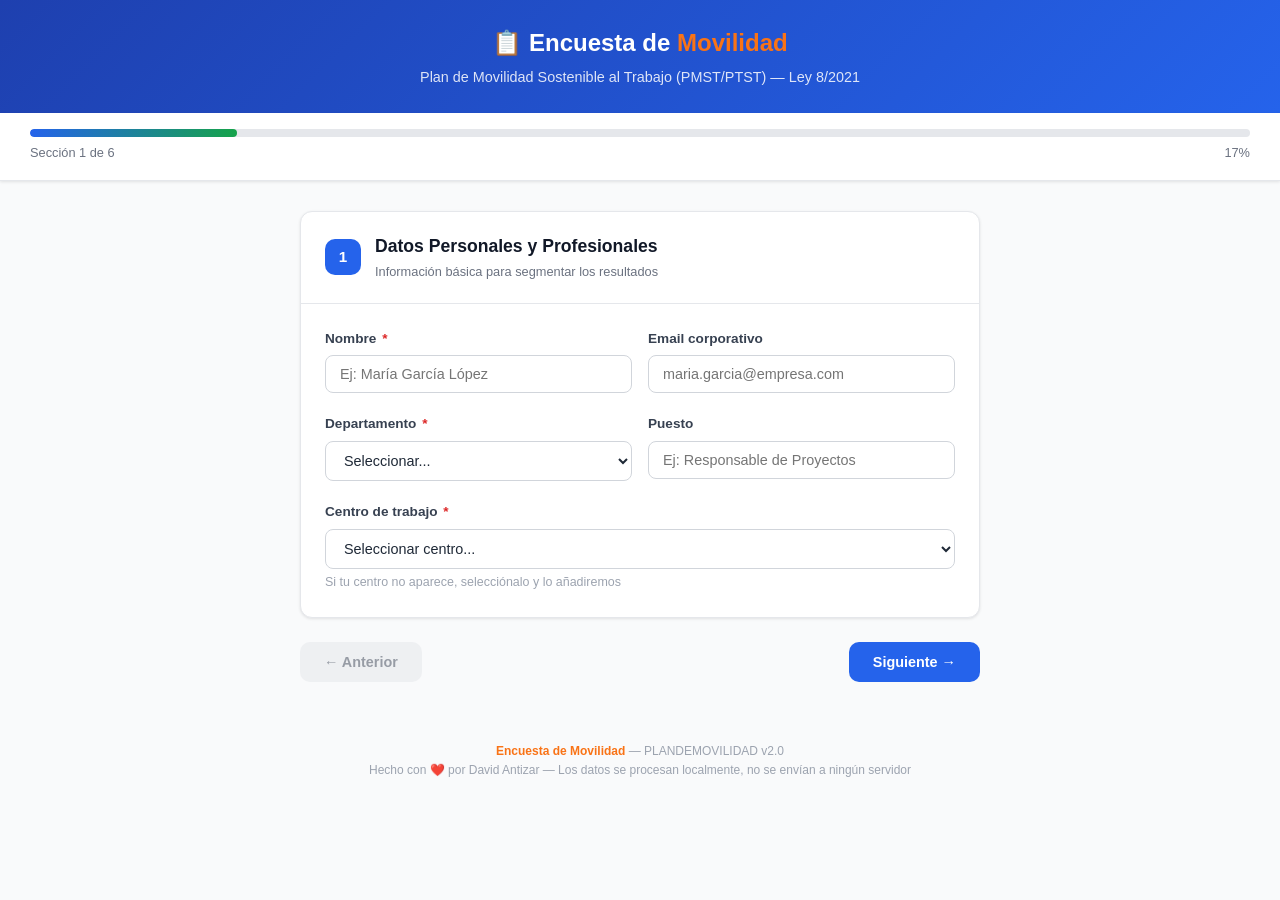
<file: encuesta.html>
<!DOCTYPE html>
<html lang="es">
<head>
    <meta charset="UTF-8">
    <meta name="viewport" content="width=device-width, initial-scale=1.0">
    <title>Encuesta de Movilidad — PLANDEMOVILIDAD</title>
    <style>
        /* ═══════════════════════════════════════════════════════
           ENCUESTA DE MOVILIDAD — PLANDEMOVILIDAD
           Estilo consistente con el sistema Aurora Ntizar
           Autor: David Antizar
           Hecho con ❤️ por David Antizar
           ═══════════════════════════════════════════════════════ */
        :root {
            --blue: #2563eb;
            --blue-dark: #1e40af;
            --blue-light: #dbeafe;
            --orange: #f97316;
            --orange-light: #fff7ed;
            --green: #16a34a;
            --green-light: #dcfce7;
            --red: #dc2626;
            --red-light: #fef2f2;
            --gray-50: #f9fafb;
            --gray-100: #f3f4f6;
            --gray-200: #e5e7eb;
            --gray-300: #d1d5db;
            --gray-400: #9ca3af;
            --gray-500: #6b7280;
            --gray-600: #4b5563;
            --gray-700: #374151;
            --gray-800: #1f2937;
            --gray-900: #111827;
            --radius: 12px;
            --shadow: 0 1px 3px rgba(0,0,0,0.1);
            --shadow-lg: 0 10px 15px -3px rgba(0,0,0,0.1);
        }
        * { box-sizing: border-box; margin: 0; padding: 0; }
        body {
            font-family: -apple-system, BlinkMacSystemFont, 'Segoe UI', Roboto, sans-serif;
            background: var(--gray-50);
            color: var(--gray-800);
            line-height: 1.6;
        }

        /* ─── HEADER ─── */
        .header {
            background: linear-gradient(135deg, var(--blue-dark), var(--blue));
            color: white;
            padding: 24px 30px;
            text-align: center;
        }
        .header h1 { font-size: 1.5rem; font-weight: 800; margin-bottom: 4px; }
        .header h1 span { color: var(--orange); }
        .header p { opacity: 0.85; font-size: 0.9rem; }

        /* ─── PROGRESS BAR ─── */
        .progress-bar {
            background: white;
            border-bottom: 1px solid var(--gray-200);
            padding: 16px 30px;
            position: sticky;
            top: 0;
            z-index: 100;
            box-shadow: var(--shadow);
        }
        .progress-track {
            background: var(--gray-200);
            height: 8px;
            border-radius: 4px;
            overflow: hidden;
        }
        .progress-fill {
            background: linear-gradient(90deg, var(--blue), var(--green));
            height: 100%;
            border-radius: 4px;
            transition: width 0.4s ease;
            width: 0%;
        }
        .progress-text {
            display: flex;
            justify-content: space-between;
            font-size: 0.8rem;
            color: var(--gray-500);
            margin-top: 6px;
        }

        /* ─── FORM CONTAINER ─── */
        .form-container {
            max-width: 720px;
            margin: 30px auto;
            padding: 0 20px;
        }

        /* ─── SECTION CARD ─── */
        .section-card {
            background: white;
            border-radius: var(--radius);
            border: 1px solid var(--gray-200);
            margin-bottom: 24px;
            overflow: hidden;
            box-shadow: var(--shadow);
        }
        .section-header {
            padding: 20px 24px;
            border-bottom: 1px solid var(--gray-200);
            display: flex;
            align-items: center;
            gap: 14px;
        }
        .section-number {
            background: var(--blue);
            color: white;
            width: 36px;
            height: 36px;
            border-radius: 10px;
            display: flex;
            align-items: center;
            justify-content: center;
            font-weight: 800;
            font-size: 0.95rem;
            flex-shrink: 0;
        }
        .section-header h2 { font-size: 1.1rem; color: var(--gray-900); }
        .section-header p { font-size: 0.8rem; color: var(--gray-500); margin-top: 2px; }
        .section-body { padding: 24px; }

        /* ─── FORM GROUPS ─── */
        .form-group {
            margin-bottom: 20px;
        }
        .form-group:last-child { margin-bottom: 0; }
        .form-label {
            display: block;
            font-size: 0.85rem;
            font-weight: 600;
            color: var(--gray-700);
            margin-bottom: 6px;
        }
        .form-label .required {
            color: var(--red);
            margin-left: 2px;
        }
        .form-hint {
            font-size: 0.78rem;
            color: var(--gray-400);
            margin-top: 4px;
        }
        .form-input, .form-select, .form-textarea {
            width: 100%;
            padding: 10px 14px;
            border: 1.5px solid var(--gray-300);
            border-radius: 8px;
            font-size: 0.9rem;
            color: var(--gray-800);
            background: white;
            transition: border-color 0.15s;
        }
        .form-input:focus, .form-select:focus, .form-textarea:focus {
            outline: none;
            border-color: var(--blue);
            box-shadow: 0 0 0 3px rgba(37, 99, 235, 0.1);
        }
        .form-textarea { resize: vertical; min-height: 80px; }
        .form-select { cursor: pointer; }

        /* ─── RADIO/CHECK CARDS ─── */
        .option-grid {
            display: grid;
            grid-template-columns: repeat(auto-fill, minmax(180px, 1fr));
            gap: 10px;
        }
        .option-card {
            border: 2px solid var(--gray-200);
            border-radius: 10px;
            padding: 14px;
            cursor: pointer;
            transition: all 0.15s;
            text-align: center;
        }
        .option-card:hover {
            border-color: var(--blue);
            background: var(--blue-light);
        }
        .option-card.selected {
            border-color: var(--blue);
            background: var(--blue-light);
            box-shadow: 0 0 0 3px rgba(37, 99, 235, 0.15);
        }
        .option-card .icon { font-size: 1.8rem; margin-bottom: 4px; }
        .option-card .label { font-size: 0.82rem; font-weight: 600; color: var(--gray-700); }
        .option-card .sublabel { font-size: 0.72rem; color: var(--gray-500); margin-top: 2px; }
        .option-card input { display: none; }

        /* ─── SLIDER ─── */
        .slider-container { position: relative; padding: 10px 0; }
        .slider-labels {
            display: flex;
            justify-content: space-between;
            font-size: 0.72rem;
            color: var(--gray-400);
            margin-top: 4px;
        }
        input[type="range"] {
            -webkit-appearance: none;
            width: 100%;
            height: 8px;
            background: var(--gray-200);
            border-radius: 4px;
            outline: none;
        }
        input[type="range"]::-webkit-slider-thumb {
            -webkit-appearance: none;
            width: 22px;
            height: 22px;
            background: var(--blue);
            border-radius: 50%;
            cursor: pointer;
            box-shadow: 0 2px 6px rgba(37,99,235,0.3);
        }
        .slider-value {
            text-align: center;
            font-size: 1.4rem;
            font-weight: 800;
            color: var(--blue);
            margin-top: 6px;
        }

        /* ─── ROW LAYOUT ─── */
        .form-row {
            display: grid;
            grid-template-columns: 1fr 1fr;
            gap: 16px;
        }

        /* ─── NAV BUTTONS ─── */
        .nav-buttons {
            display: flex;
            justify-content: space-between;
            margin-top: 20px;
        }
        .btn {
            padding: 12px 24px;
            border-radius: 10px;
            font-size: 0.9rem;
            font-weight: 700;
            cursor: pointer;
            border: none;
            transition: all 0.15s;
        }
        .btn-primary {
            background: var(--blue);
            color: white;
        }
        .btn-primary:hover { background: var(--blue-dark); }
        .btn-secondary {
            background: var(--gray-200);
            color: var(--gray-700);
        }
        .btn-secondary:hover { background: var(--gray-300); }
        .btn-success {
            background: var(--green);
            color: white;
        }
        .btn-success:hover { background: #15803d; }
        .btn-export {
            background: var(--orange);
            color: white;
        }
        .btn-export:hover { background: var(--orange-dark); }
        .btn:disabled {
            opacity: 0.5;
            cursor: not-allowed;
        }

        /* ─── SUMMARY ─── */
        .summary-grid {
            display: grid;
            grid-template-columns: repeat(3, 1fr);
            gap: 12px;
            margin-bottom: 20px;
        }
        .summary-card {
            background: var(--gray-50);
            border: 1px solid var(--gray-200);
            border-radius: 10px;
            padding: 16px;
            text-align: center;
        }
        .summary-card .value {
            font-size: 2rem;
            font-weight: 800;
            color: var(--blue);
        }
        .summary-card .label {
            font-size: 0.78rem;
            color: var(--gray-500);
            margin-top: 2px;
        }

        /* ─── PREVIEW TABLE ─── */
        .preview-table {
            width: 100%;
            border-collapse: collapse;
            font-size: 0.8rem;
            margin-top: 16px;
        }
        .preview-table th {
            background: var(--blue);
            color: white;
            padding: 8px 12px;
            text-align: left;
            font-weight: 600;
        }
        .preview-table td {
            padding: 8px 12px;
            border-bottom: 1px solid var(--gray-200);
        }
        .preview-table tr:nth-child(even) { background: var(--gray-50); }

        /* ─── FOOTER ─── */
        .footer {
            text-align: center;
            padding: 20px;
            color: var(--gray-400);
            font-size: 0.75rem;
            margin-top: 40px;
        }
        .footer strong { color: var(--orange); }

        /* ─── RESPONSIVE ─── */
        @media (max-width: 640px) {
            .form-row { grid-template-columns: 1fr; }
            .option-grid { grid-template-columns: 1fr 1fr; }
            .summary-grid { grid-template-columns: 1fr; }
        }
    </style>
</head>
<body>

<header class="header">
    <h1>📋 Encuesta de <span>Movilidad</span></h1>
    <p>Plan de Movilidad Sostenible al Trabajo (PMST/PTST) — Ley 8/2021</p>
</header>

<div class="progress-bar">
    <div class="progress-track"><div class="progress-fill" id="progressFill"></div></div>
    <div class="progress-text">
        <span id="progressLabel">Sección 1 de 6</span>
        <span id="progressPct">0%</span>
    </div>
</div>

<form id="surveyForm" class="form-container">

<!-- ═══════ SECCIÓN 1: DATOS PERSONALES ═══════ -->
<div class="section-card" data-section="1">
    <div class="section-header">
        <div class="section-number">1</div>
        <div>
            <h2>Datos Personales y Profesionales</h2>
            <p>Información básica para segmentar los resultados</p>
        </div>
    </div>
    <div class="section-body">
        <div class="form-row">
            <div class="form-group">
                <label class="form-label">Nombre <span class="required">*</span></label>
                <input type="text" class="form-input" name="nombre" placeholder="Ej: María García López" required>
            </div>
            <div class="form-group">
                <label class="form-label">Email corporativo</label>
                <input type="email" class="form-input" name="email" placeholder="maria.garcia@empresa.com">
            </div>
        </div>
        <div class="form-row">
            <div class="form-group">
                <label class="form-label">Departamento <span class="required">*</span></label>
                <select class="form-select" name="departamento" required>
                    <option value="">Seleccionar...</option>
                    <option value="Direccion">Dirección General</option>
                    <option value="IT">IT / Tecnología</option>
                    <option value="Consultoria">Consultoría</option>
                    <option value="Administracion">Administración</option>
                    <option value="RRHH">Recursos Humanos</option>
                    <option value="Comercial">Comercial / Ventas</option>
                    <option value="Marketing">Marketing</option>
                    <option value="Financiero">Financiero / Contabilidad</option>
                    <option value="Legal">Legal</option>
                    <option value="Operaciones">Operaciones</option>
                    <option value="I+D">I+D / Innovación</option>
                    <option value="Otro">Otro</option>
                </select>
            </div>
            <div class="form-group">
                <label class="form-label">Puesto</label>
                <input type="text" class="form-input" name="puesto" placeholder="Ej: Responsable de Proyectos">
            </div>
        </div>
        <div class="form-group">
            <label class="form-label">Centro de trabajo <span class="required">*</span></label>
            <select class="form-select" name="centro" required>
                <option value="">Seleccionar centro...</option>
                <option value="Centro Principal">Centro Principal</option>
                <option value="Sede Secundaria">Sede Secundaria</option>
                <option value="Oficina Regional">Oficina Regional</option>
            </select>
            <div class="form-hint">Si tu centro no aparece, selecciónalo y lo añadiremos</div>
        </div>
    </div>
</div>

<!-- ═══════ SECCIÓN 2: MODALIDAD DE TRABAJO ═══════ -->
<div class="section-card" data-section="2">
    <div class="section-header">
        <div class="section-number">2</div>
        <div>
            <h2>Modalidad de Trabajo</h2>
            <p>Cómo organizas tu tiempo entre presencial y remoto</p>
        </div>
    </div>
    <div class="section-body">
        <div class="form-group">
            <label class="form-label">¿Realizas teletrabajo? <span class="required">*</span></label>
            <div class="option-grid">
                <label class="option-card" onclick="selectOption(this, 'teletrabajo')">
                    <input type="radio" name="teletrabajo" value="nunca" required>
                    <div class="icon">🏢</div>
                    <div class="label">Nunca</div>
                    <div class="sublabel">100% presencial</div>
                </label>
                <label class="option-card" onclick="selectOption(this, 'teletrabajo')">
                    <input type="radio" name="teletrabajo" value="ocasional">
                    <div class="icon">🔄</div>
                    <div class="label">Ocasional</div>
                    <div class="sublabel">1-2 días/semana</div>
                </label>
                <label class="option-card" onclick="selectOption(this, 'teletrabajo')">
                    <input type="radio" name="teletrabajo" value="habitual">
                    <div class="icon">💻</div>
                    <div class="label">Habitual</div>
                    <div class="sublabel">3-4 días/semana</div>
                </label>
                <label class="option-card" onclick="selectOption(this, 'teletrabajo')">
                    <input type="radio" name="teletrabajo" value="total">
                    <div class="icon">🏠</div>
                    <div class="label">Total</div>
                    <div class="sublabel">100% remoto</div>
                </label>
            </div>
        </div>
        <div class="form-group" id="diasPresencialGroup" style="display:none">
            <label class="form-label">¿Cuántos días a la semana vienes presencial? <span class="required">*</span></label>
            <div class="slider-container">
                <input type="range" name="diasPresencial" min="1" max="5" value="3" oninput="updateSlider(this, 'diasPresencialValue', ' días')">
                <div class="slider-value" id="diasPresencialValue">3 días</div>
                <div class="slider-labels">
                    <span>1 día</span>
                    <span>2</span>
                    <span>3</span>
                    <span>4</span>
                    <span>5 días</span>
                </div>
            </div>
        </div>
    </div>
</div>

<!-- ═══════ SECCIÓN 3: MODOS DE TRANSPORTE ═══════ -->
<div class="section-card" data-section="3">
    <div class="section-header">
        <div class="section-number">3</div>
        <div>
            <h2>Tu Desplazamiento al Trabajo</h2>
            <p>Cómo viajas habitualmente y cuánto tiempo inviertes</p>
        </div>
    </div>
    <div class="section-body">
        <div class="form-group">
            <label class="form-label">Modo principal de transporte <span class="required">*</span></label>
            <div class="option-grid" id="modoGrid">
                <label class="option-card" onclick="selectOption(this, 'modo')">
                    <input type="radio" name="modo_principal" value="coche_particular" required>
                    <div class="icon">🚗</div>
                    <div class="label">Coche particular</div>
                    <div class="sublabel">Solo conductor</div>
                </label>
                <label class="option-card" onclick="selectOption(this, 'modo')">
                    <input type="radio" name="modo_principal" value="coche_compartido">
                    <div class="icon">🚙</div>
                    <div class="label">Coche compartido</div>
                    <div class="sublabel">2+ personas</div>
                </label>
                <label class="option-card" onclick="selectOption(this, 'modo')">
                    <input type="radio" name="modo_principal" value="transporte_publico">
                    <div class="icon">🚌</div>
                    <div class="label">Transporte público</div>
                    <div class="sublabel">Bus, metro, tren</div>
                </label>
                <label class="option-card" onclick="selectOption(this, 'modo')">
                    <input type="radio" name="modo_principal" value="bicicleta">
                    <div class="icon">🚲</div>
                    <div class="label">Bicicleta</div>
                    <div class="sublabel">Propia o compartida</div>
                </label>
                <label class="option-card" onclick="selectOption(this, 'modo')">
                    <input type="radio" name="modo_principal" value="a_pie">
                    <div class="icon">🚶</div>
                    <div class="label">A pie</div>
                    <div class="sublabel">Desplazamiento peatonal</div>
                </label>
                <label class="option-card" onclick="selectOption(this, 'modo')">
                    <input type="radio" name="modo_principal" value="moto">
                    <div class="icon">🏍️</div>
                    <div class="label">Moto / Scooter</div>
                    <div class="sublabel">Eléctrica o combustión</div>
                </label>
                <label class="option-card" onclick="selectOption(this, 'modo')">
                    <input type="radio" name="modo_principal" value="otro">
                    <div class="icon">❓</div>
                    <div class="label">Otro</div>
                    <div class="sublabel">Especificar abajo</div>
                </label>
            </div>
        </div>

        <div class="form-row">
            <div class="form-group">
                <label class="form-label">Distancia al trabajo (km) <span class="required">*</span></label>
                <input type="number" class="form-input" name="distancia_km" placeholder="Ej: 8.5" min="0" max="200" step="0.1" required>
                <div class="form-hint">Distancia desde tu domicilio al centro</div>
            </div>
            <div class="form-group">
                <label class="form-label">Tiempo de viaje (minutos) <span class="required">*</span></label>
                <input type="number" class="form-input" name="tiempo_viaje_min" placeholder="Ej: 25" min="0" max="300" required>
                <div class="form-hint">Tiempo total puerta a puerta</div>
            </div>
        </div>

        <div class="form-group">
            <label class="form-label">¿Usas algún modo secundario? <small>(combina con el principal)</small></label>
            <div style="display:flex; flex-wrap:wrap; gap:8px; margin-top:6px">
                <label style="display:flex;align-items:center;gap:6px;padding:6px 12px;border:1.5px solid var(--gray-200);border-radius:8px;cursor:pointer;font-size:0.82rem">
                    <input type="checkbox" name="modo_secundario" value="coche_compartido"> 🚗 Coche compartido
                </label>
                <label style="display:flex;align-items:center;gap:6px;padding:6px 12px;border:1.5px solid var(--gray-200);border-radius:8px;cursor:pointer;font-size:0.82rem">
                    <input type="checkbox" name="modo_secundario" value="bicicleta"> 🚲 Bicicleta
                </label>
                <label style="display:flex;align-items:center;gap:6px;padding:6px 12px;border:1.5px solid var(--gray-200);border-radius:8px;cursor:pointer;font-size:0.82rem">
                    <input type="checkbox" name="modo_secundario" value="transporte_publico"> 🚌 TP
                </label>
                <label style="display:flex;align-items:center;gap:6px;padding:6px 12px;border:1.5px solid var(--gray-200);border-radius:8px;cursor:pointer;font-size:0.82rem">
                    <input type="checkbox" name="modo_secundario" value="a_pie"> 🚶 A pie
                </label>
            </div>
        </div>

        <div class="form-group">
            <label class="form-label">Si usas coche, ¿cuántos ocupantes de media? <small>(incluyéndote)</small></label>
            <div class="slider-container">
                <input type="range" name="ocupacion_coche" min="1" max="5" value="1" oninput="updateSlider(this, 'ocupacionValue', ' personas')">
                <div class="slider-value" id="ocupacionValue">1 persona</div>
                <div class="slider-labels">
                    <span>Solo</span>
                    <span>2</span>
                    <span>3</span>
                    <span>4</span>
                    <span>5+</span>
                </div>
            </div>
        </div>
    </div>
</div>

<!-- ═══════ SECCIÓN 4: PARADA DE TP MÁS CERCANA ═══════ -->
<div class="section-card" data-section="4">
    <div class="section-header">
        <div class="section-number">4</div>
        <div>
            <h2>Transporte Público y Entorno</h2>
            <p>Estaciones cercanas y cómo llegas a ellas</p>
        </div>
    </div>
    <div class="section-body">
        <div class="form-group">
            <label class="form-label">¿Hay parada de TP en radio de 500m de tu domicilio? <span class="required">*</span></label>
            <div class="option-grid" style="grid-template-columns: 1fr 1fr">
                <label class="option-card" onclick="selectOption(this, 'parada_cercana')">
                    <input type="radio" name="parada_cercana" value="si" required>
                    <div class="icon">✅</div>
                    <div class="label">Sí</div>
                    <div class="sublabel">A menos de 5 min andando</div>
                </label>
                <label class="option-card" onclick="selectOption(this, 'parada_cercana')">
                    <input type="radio" name="parada_cercana" value="no">
                    <div class="icon">❌</div>
                    <div class="label">No</div>
                    <div class="sublabel">Más de 500m o sin cobertura</div>
                </label>
            </div>
        </div>

        <div class="form-group" id="tipoParadaGroup" style="display:none">
            <label class="form-label">Tipo de estación más cercana</label>
            <div class="option-grid" style="grid-template-columns: repeat(3, 1fr)">
                <label class="option-card" onclick="selectOption(this, 'tipo_parada')">
                    <input type="radio" name="tipo_parada" value="metro">
                    <div class="icon">🚇</div>
                    <div class="label">Metro</div>
                </label>
                <label class="option-card" onclick="selectOption(this, 'tipo_parada')">
                    <input type="radio" name="tipo_parada" value="bus">
                    <div class="icon">🚌</div>
                    <div class="label">Autobús</div>
                </label>
                <label class="option-card" onclick="selectOption(this, 'tipo_parada')">
                    <input type="radio" name="tipo_parada" value="cercanias">
                    <div class="icon">🚆</div>
                    <div class="label">Cercanías</div>
                </label>
            </div>
        </div>

        <div class="form-group" id="tiempoParadaGroup" style="display:none">
            <label class="form-label">¿Cuánto tardas en llegar a la parada/estación?</label>
            <div class="slider-container">
                <input type="range" name="tiempo_a_parada" min="1" max="30" value="5" oninput="updateSlider(this, 'tiempoParadaValue', ' min')">
                <div class="slider-value" id="tiempoParadaValue">5 min</div>
                <div class="slider-labels"><span>1 min</span><span>15</span><span>30 min</span></div>
            </div>
        </div>

        <div class="form-group">
            <label class="form-label">¿Dispones de parking en el trabajo? <span class="required">*</span></label>
            <div class="option-grid" style="grid-template-columns: 1fr 1fr 1fr">
                <label class="option-card" onclick="selectOption(this, 'parking_trabajo')">
                    <input type="radio" name="parking_trabajo" value="gratuito" required>
                    <div class="icon">🅿️</div>
                    <div class="label">Gratuito</div>
                </label>
                <label class="option-card" onclick="selectOption(this, 'parking_trabajo')">
                    <input type="radio" name="parking_trabajo" value="pagando">
                    <div class="icon">💰</div>
                    <div class="label">De pago</div>
                </label>
                <label class="option-card" onclick="selectOption(this, 'parking_trabajo')">
                    <input type="radio" name="parking_trabajo" value="no">
                    <div class="icon">❌</div>
                    <div class="label">No dispongo</div>
                </label>
            </div>
        </div>
    </div>
</div>

<!-- ═══════ SECCIÓN 5: ACTITUD Y DISPONIBILIDAD ═══════ -->
<div class="section-card" data-section="5">
    <div class="section-header">
        <div class="section-number">5</div>
        <div>
            <h2>Actitud hacia la Movilidad Sostenible</h2>
            <p>Tu disposición a cambiar de hábitos de desplazamiento</p>
        </div>
    </div>
    <div class="section-body">
        <div class="form-group">
            <label class="form-label">¿Estarías dispuesto/a a cambiar de modo de transporte? <span class="required">*</span></label>
            <div class="option-grid" style="grid-template-columns: 1fr 1fr">
                <label class="option-card" onclick="selectOption(this, 'dispuesto_cambiar')">
                    <input type="radio" name="dispuesto_cambiar" value="si" required>
                    <div class="icon">💪</div>
                    <div class="label">Sí, me interesa</div>
                    <div class="sublabel">Busco alternativas</div>
                </label>
                <label class="option-card" onclick="selectOption(this, 'dispuesto_cambiar')">
                    <input type="radio" name="dispuesto_cambiar" value="no">
                    <div class="icon">🔒</div>
                    <div class="label">No, prefiero mantener mi modo</div>
                    <div class="sublabel">No veo alternativa viable</div>
                </label>
            </div>
        </div>

        <div class="form-group" id="alternativasGroup" style="display:none">
            <label class="form-label">¿Qué alternativas te interesan?</label>
            <div style="display:flex; flex-wrap:wrap; gap:8px; margin-top:6px">
                <label style="display:flex;align-items:center;gap:6px;padding:8px 14px;border:1.5px solid var(--gray-200);border-radius:8px;cursor:pointer;font-size:0.82rem">
                    <input type="checkbox" name="alternativas" value="teletrabajo"> 💻 Teletrabajo más días
                </label>
                <label style="display:flex;align-items:center;gap:6px;padding:8px 14px;border:1.5px solid var(--gray-200);border-radius:8px;cursor:pointer;font-size:0.82rem">
                    <input type="checkbox" name="alternativas" value="transporte_publico"> 🚌 Bonos transporte
                </label>
                <label style="display:flex;align-items:center;gap:6px;padding:8px 14px;border:1.5px solid var(--gray-200);border-radius:8px;cursor:pointer;font-size:0.82rem">
                    <input type="checkbox" name="alternativas" value="bicicleta"> 🚲 Bici + duchas
                </label>
                <label style="display:flex;align-items:center;gap:6px;padding:8px 14px;border:1.5px solid var(--gray-200);border-radius:8px;cursor:pointer;font-size:0.82rem">
                    <input type="checkbox" name="alternativas" value="coche_compartido"> 🚗 Coche compartido
                </label>
                <label style="display:flex;align-items:center;gap:6px;padding:8px 14px;border:1.5px solid var(--gray-200);border-radius:8px;cursor:pointer;font-size:0.82rem">
                    <input type="checkbox" name="alternativas" value="desfase_horario"> ⏰ Horario flexible
                </label>
            </div>
        </div>

        <div class="form-group">
            <label class="form-label">¿Qué barreras identificas para cambiar?</label>
            <div style="display:flex; flex-wrap:wrap; gap:8px; margin-top:6px">
                <label style="display:flex;align-items:center;gap:6px;padding:8px 14px;border:1.5px solid var(--gray-200);border-radius:8px;cursor:pointer;font-size:0.82rem">
                    <input type="checkbox" name="barreras" value="distancia"> 📏 Distancia excesiva
                </label>
                <label style="display:flex;align-items:center;gap:6px;padding:8px 14px;border:1.5px solid var(--gray-200);border-radius:8px;cursor:pointer;font-size:0.82rem">
                    <input type="checkbox" name="barreras" value="tiempo"> ⏱️ Tiempo de viaje
                </label>
                <label style="display:flex;align-items:center;gap:6px;padding:8px 14px;border:1.5px solid var(--gray-200);border-radius:8px;cursor:pointer;font-size:0.82rem">
                    <input type="checkbox" name="barreras" value="seguridad"> 🔒 Seguridad
                </label>
                <label style="display:flex;align-items:center;gap:6px;padding:8px 14px;border:1.5px solid var(--gray-200);border-radius:8px;cursor:pointer;font-size:0.82rem">
                    <input type="checkbox" name="barreras" value="infraestructura"> 🚧 Falta infraestructura
                </label>
                <label style="display:flex;align-items:center;gap:6px;padding:8px 14px;border:1.5px solid var(--gray-200);border-radius:8px;cursor:pointer;font-size:0.82rem">
                    <input type="checkbox" name="barreras" value="coste"> 💰 Coste
                </label>
                <label style="display:flex;align-items:center;gap:6px;padding:8px 14px;border:1.5px solid var(--gray-200);border-radius:8px;cursor:pointer;font-size:0.82rem">
                    <input type="checkbox" name="barreras" value="comodidad"> 🛋️ Comodidad
                </label>
            </div>
        </div>

        <div class="form-group">
            <label class="form-label">Comentarios adicionales</label>
            <textarea class="form-textarea" name="comentarios" placeholder="¿Hay algo más que quieras contarnos sobre tu desplazamiento al trabajo? ¿Alguna sugerencia?"></textarea>
        </div>
    </div>
</div>

<!-- ═══════ SECCIÓN 6: CONFIRMACIÓN Y EXPORT ═══════ -->
<div class="section-card" data-section="6">
    <div class="section-header">
        <div class="section-number">6</div>
        <div>
            <h2>Resumen y Exportación</h2>
            <p>Revisa tus datos y exporta el CSV</p>
        </div>
    </div>
    <div class="section-body">
        <div id="surveySummary" style="display:none">
            <div class="summary-grid" id="summaryCards"></div>

            <h3 style="font-size:0.95rem; color:var(--gray-700); margin-bottom:8px">📋 Vista previa del CSV</h3>
            <div style="overflow-x:auto; border:1px solid var(--gray-200); border-radius:8px">
                <table class="preview-table" id="previewTable"></table>
            </div>

            <div style="display:flex; gap:12px; margin-top:20px; flex-wrap:wrap">
                <button type="button" class="btn btn-export" onclick="exportCSV()">
                    📥 Exportar CSV
                </button>
                <button type="button" class="btn btn-primary" onclick="copyToClipboard()">
                    📋 Copiar al portapapeles
                </button>
                <button type="button" class="btn btn-secondary" onclick="clearSurvey()">
                    🗑️ Limpiar encuesta
                </button>
            </div>
        </div>
        <div id="surveyIncomplete">
            <p style="text-align:center; color:var(--gray-500); padding:30px 0">
                Completa todas las secciones para ver el resumen y exportar el CSV.
            </p>
        </div>
    </div>
</div>

<!-- ═══════ NAV BUTTONS ═══════ -->
<div class="nav-buttons">
    <button type="button" class="btn btn-secondary" id="btnPrev" onclick="prevSection()" disabled>← Anterior</button>
    <button type="button" class="btn btn-primary" id="btnNext" onclick="nextSection()">Siguiente →</button>
</div>

</form>

<div class="footer">
    <strong>Encuesta de Movilidad</strong> — PLANDEMOVILIDAD v2.0<br>
    Hecho con ❤️ por David Antizar — Los datos se procesan localmente, no se envían a ningún servidor
</div>

<script>
// ═══════════════════════════════════════════
// ENCUESTA DE MOVILIDAD — Lógica JavaScript
// ═══════════════════════════════════════════

let currentSection = 1;
const totalSections = 6;

// ─── NAVIGATION ───
function nextSection() {
    if (currentSection < totalSections) {
        document.querySelector(`[data-section="${currentSection}"]`).style.display = 'none';
        currentSection++;
        document.querySelector(`[data-section="${currentSection}"]`).style.display = 'block';
        updateProgress();
        window.scrollTo({ top: 0, behavior: 'smooth' });
        if (currentSection === totalSections) generateSummary();
    }
}

function prevSection() {
    if (currentSection > 1) {
        document.querySelector(`[data-section="${currentSection}"]`).style.display = 'none';
        currentSection--;
        document.querySelector(`[data-section="${currentSection}"]`).style.display = 'block';
        updateProgress();
        window.scrollTo({ top: 0, behavior: 'smooth' });
    }
}

function updateProgress() {
    const pct = Math.round((currentSection / totalSections) * 100);
    document.getElementById('progressFill').style.width = pct + '%';
    document.getElementById('progressLabel').textContent = `Sección ${currentSection} de ${totalSections}`;
    document.getElementById('progressPct').textContent = pct + '%';
    document.getElementById('btnPrev').disabled = currentSection === 1;
    document.getElementById('btnNext').textContent = currentSection === totalSections ? '✅ Finalizar' : 'Siguiente →';
}

// ─── OPTION SELECTION ───
function selectOption(card, groupName) {
    const group = card.closest('.option-grid');
    group.querySelectorAll('.option-card').forEach(c => c.classList.remove('selected'));
    card.classList.add('selected');
    card.querySelector('input').checked = true;

    // Conditional visibility
    if (groupName === 'teletrabajo') {
        const val = card.querySelector('input').value;
        document.getElementById('diasPresencialGroup').style.display = (val !== 'total' && val !== 'nunca') ? 'block' : 'none';
    }
    if (groupName === 'parada_cercana') {
        const val = card.querySelector('input').value;
        document.getElementById('tipoParadaGroup').style.display = val === 'si' ? 'block' : 'none';
        document.getElementById('tiempoParadaGroup').style.display = val === 'si' ? 'block' : 'none';
    }
    if (groupName === 'dispuesto_cambiar') {
        document.getElementById('alternativasGroup').style.display = card.querySelector('input').value === 'si' ? 'block' : 'none';
    }
}

function updateSlider(input, valueId, suffix) {
    document.getElementById(valueId).textContent = input.value + suffix;
}

// ─── GENERATE SUMMARY ───
function generateSummary() {
    const data = collectData();
    if (!data) return;

    document.getElementById('surveySummary').style.display = 'block';
    document.getElementById('surveyIncomplete').style.display = 'none';

    // Summary cards
    const modoLabels = {
        coche_particular: '🚗 Coche', coche_compartido: '🚙 Coche compartido',
        transporte_publico: '🚌 TP', bicicleta: '🚲 Bici', a_pie: '🚶 A pie',
        moto: '🏍️ Moto', otro: '❓ Otro'
    };
    document.getElementById('summaryCards').innerHTML = `
        <div class="summary-card">
            <div class="value">${data.nombre}</div>
            <div class="label">Encuestado</div>
        </div>
        <div class="summary-card">
            <div class="value">${modoLabels[data.modo_principal] || data.modo_principal}</div>
            <div class="label">Modo principal</div>
        </div>
        <div class="summary-card">
            <div class="value">${data.distancia_km} km / ${data.tiempo_viaje_min} min</div>
            <div class="label">Distancia / Tiempo</div>
        </div>
    `;

    // Preview table
    const headers = Object.keys(data);
    const table = document.getElementById('previewTable');
    table.innerHTML = `
        <thead><tr>${headers.map(h => `<th>${h}</th>`).join('')}</tr></thead>
        <tbody><tr>${headers.map(h => `<td>${data[h] || ''}</td>`).join('')}</tr></tbody>
    `;
}

// ─── COLLECT DATA ───
function collectData() {
    const form = document.getElementById('surveyForm');
    const fd = new FormData(form);

    // Check required fields
    const required = ['nombre', 'departamento', 'centro', 'teletrabajo', 'modo_principal', 'distancia_km', 'tiempo_viaje_min'];
    for (const field of required) {
        if (!fd.get(field)) {
            alert(`Por favor, completa el campo: ${field.replace(/_/g, ' ')}`);
            return null;
        }
    }

    const secundarios = fd.getAll('modo_secundario');
    const alternativas = fd.getAll('alternativas');
    const barreras = fd.getAll('barreras');

    return {
        fecha: new Date().toISOString().split('T')[0],
        nombre: fd.get('nombre'),
        email: fd.get('email'),
        departamento: fd.get('departamento'),
        puesto: fd.get('puesto'),
        centro: fd.get('centro'),
        teletrabajo: fd.get('teletrabajo'),
        dias_presenciales: fd.get('diasPresencial') || '',
        modo_principal: fd.get('modo_principal'),
        modo_secundario: secundarios.join('; '),
        distancia_km: fd.get('distancia_km'),
        tiempo_viaje_min: fd.get('tiempo_viaje_min'),
        ocupacion_coche: fd.get('ocupacion_coche'),
        parada_cercana: fd.get('parada_cercana'),
        tipo_parada: fd.get('tipo_parada') || '',
        tiempo_a_parada: fd.get('tiempo_a_parada') || '',
        parking_trabajo: fd.get('parking_trabajo'),
        dispuesto_cambiar: fd.get('dispuesto_cambiar'),
        alternativas: alternativas.join('; '),
        barreras: barreras.join('; '),
        comentarios: fd.get('comentarios')
    };
}

// ─── CSV EXPORT ───
function exportCSV() {
    const data = collectData();
    if (!data) return;

    const headers = Object.keys(data);
    const csv = [
        headers.join(','),
        headers.map(h => `"${(data[h] || '').replace(/"/g, '""')}"`).join(',')
    ].join('\n');

    const BOM = '\uFEFF'; // UTF-8 BOM for Excel compatibility
    const blob = new Blob([BOM + csv], { type: 'text/csv;charset=utf-8;' });
    const url = URL.createObjectURL(blob);
    const a = document.createElement('a');
    a.href = url;
    a.download = `encuesta_movilidad_${data.nombre.replace(/\s+/g, '_')}_${data.fecha}.csv`;
    a.click();
    URL.revokeObjectURL(url);
}

function copyToClipboard() {
    const data = collectData();
    if (!data) return;

    const headers = Object.keys(data);
    const csv = headers.join(',') + '\n' + headers.map(h => `"${(data[h] || '').replace(/"/g, '""')}"`).join(',');

    navigator.clipboard.writeText(csv).then(() => {
        const btn = event.target;
        const original = btn.textContent;
        btn.textContent = '✅ ¡Copiado!';
        setTimeout(() => btn.textContent = original, 2000);
    });
}

function clearSurvey() {
    if (confirm('¿Seguro que quieres borrar todas las respuestas?')) {
        document.getElementById('surveyForm').reset();
        document.querySelectorAll('.option-card').forEach(c => c.classList.remove('selected'));
        currentSection = 1;
        document.querySelectorAll('[data-section]').forEach(s => s.style.display = 'none');
        document.querySelector('[data-section="1"]').style.display = 'block';
        updateProgress();
        document.getElementById('surveySummary').style.display = 'none';
        document.getElementById('surveyIncomplete').style.display = 'block';
    }
}

// ─── INIT ───
document.querySelectorAll('[data-section]').forEach((s, i) => {
    s.style.display = i === 0 ? 'block' : 'none';
});
updateProgress();
</script>

</body>
</html>
</file>
